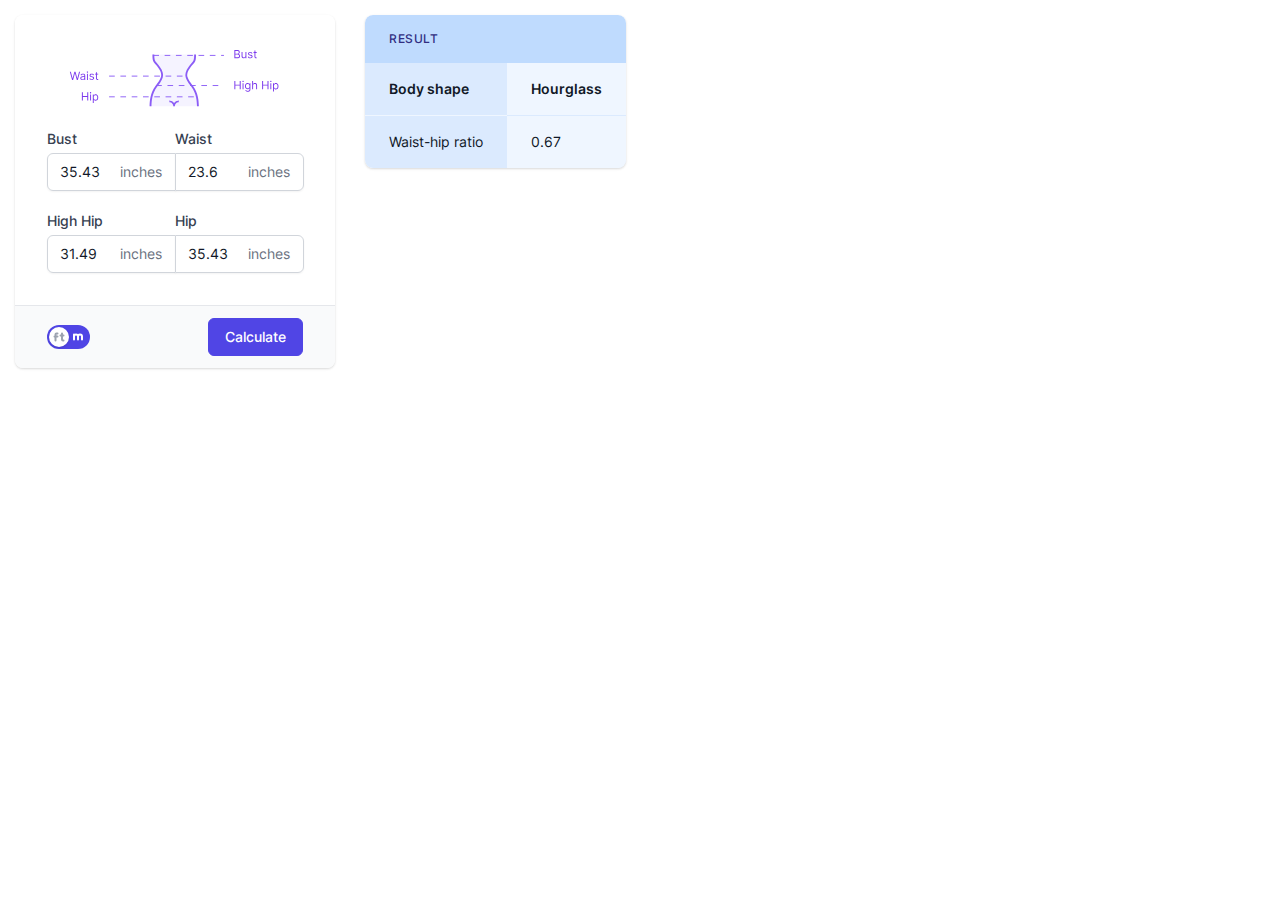
<file: body-type-calculator-master/index.html>
<!DOCTYPE html>
<html lang="en" dir="ltr">
<head>
    <title>Body Type Calculator</title>
    <meta charset="UTF-8" />
    <meta http-equiv="X-UA-Compatible" content="IE=edge" />
    <meta name="viewport" content="width=device-width, initial-scale=1.0, minimum-scale=1.0" />
    <meta name="description" content="Discover your body shape with our easy and accurate body type calculator. Learn how to flatter your unique proportions with our helpful guide.">
    <link rel="preload" href="./assets/fonts/inter-v12-latin-regular.woff2" as="font" crossorigin type="font/woff2">
    <link rel="preload" href="./assets/fonts/inter-v12-latin-500.woff2" as="font" crossorigin type="font/woff2">
    <link rel="preload" href="./assets/fonts/inter-v12-latin-600.woff2" as="font" crossorigin type="font/woff2">
    <link rel="preload" href="./assets/fonts/inter-v12-latin-800.woff2" as="font" crossorigin type="font/woff2">
    <script type="text/javascript">
        window._ = document.getElementById.bind(document);
        window.$ = document.querySelector.bind(document);
        window.$$ = document.querySelectorAll.bind(document);
        window.defaultSystem = "imperial";
        localStorage.setItem("theme", "light");
    </script>
    <link rel="stylesheet" href="./assets/css/main.min.css" />
    <script src="./assets/js/all-calculators.js" defer></script>
</head>
<body style="background-color: transparent !important; min-height: 0 !important">

<div style="width: 100%;">
    <div style="width:350px;float:left;padding: 15px;">
        <div class="calculator-settings">
            <div class="calculator-setting" id="calculator_form">
                <div class="calculator-content col">
                	<div class="calculator-content__geometry">
                		<svg width="272" height="62" viewBox="0 0 272 62" fill="none" xmlns="http://www.w3.org/2000/svg">
                	<path d="M199.057 10V1.27273H202.108C202.716 1.27273 203.217 1.37784 203.612 1.58807C204.007 1.79545 204.301 2.07528 204.494 2.42756C204.688 2.77699 204.784 3.16477 204.784 3.59091C204.784 3.96591 204.717 4.27557 204.584 4.51989C204.453 4.7642 204.28 4.95739 204.064 5.09943C203.851 5.24148 203.619 5.34659 203.369 5.41477V5.5C203.636 5.51705 203.905 5.6108 204.175 5.78125C204.445 5.9517 204.67 6.19602 204.852 6.5142C205.034 6.83239 205.125 7.22159 205.125 7.68182C205.125 8.11932 205.026 8.51278 204.827 8.86222C204.628 9.21165 204.314 9.48864 203.885 9.69318C203.456 9.89773 202.898 10 202.21 10H199.057ZM200.114 9.0625H202.21C202.901 9.0625 203.391 8.92898 203.68 8.66193C203.973 8.39205 204.119 8.06534 204.119 7.68182C204.119 7.38636 204.044 7.11364 203.893 6.86364C203.743 6.6108 203.528 6.40909 203.25 6.25852C202.972 6.10511 202.642 6.02841 202.261 6.02841H200.114V9.0625ZM200.114 5.10795H202.074C202.392 5.10795 202.679 5.04545 202.935 4.92045C203.193 4.79545 203.398 4.61932 203.548 4.39205C203.702 4.16477 203.778 3.89773 203.778 3.59091C203.778 3.20739 203.645 2.8821 203.378 2.61506C203.111 2.34517 202.688 2.21023 202.108 2.21023H200.114V5.10795ZM210.85 7.32386V3.45455H211.856V10H210.85V8.89205H210.782C210.629 9.22443 210.39 9.5071 210.066 9.74006C209.742 9.97017 209.333 10.0852 208.839 10.0852C208.43 10.0852 208.066 9.99574 207.748 9.81676C207.43 9.63494 207.18 9.36222 206.998 8.99858C206.816 8.6321 206.725 8.17045 206.725 7.61364V3.45455H207.731V7.54545C207.731 8.02273 207.864 8.40341 208.131 8.6875C208.401 8.97159 208.745 9.11364 209.163 9.11364C209.413 9.11364 209.667 9.04972 209.925 8.92188C210.187 8.79403 210.406 8.59801 210.582 8.33381C210.761 8.0696 210.85 7.73295 210.85 7.32386ZM218.334 4.92045L217.431 5.17614C217.374 5.02557 217.29 4.87926 217.179 4.73722C217.071 4.59233 216.924 4.47301 216.736 4.37926C216.549 4.28551 216.309 4.23864 216.016 4.23864C215.615 4.23864 215.282 4.33097 215.015 4.51562C214.75 4.69744 214.618 4.92898 214.618 5.21023C214.618 5.46023 214.709 5.65767 214.891 5.80256C215.073 5.94744 215.357 6.06818 215.743 6.16477L216.715 6.40341C217.3 6.54545 217.736 6.76278 218.023 7.0554C218.31 7.34517 218.453 7.71875 218.453 8.17614C218.453 8.55114 218.346 8.88636 218.13 9.18182C217.917 9.47727 217.618 9.71023 217.235 9.88068C216.851 10.0511 216.405 10.1364 215.897 10.1364C215.229 10.1364 214.676 9.99148 214.239 9.7017C213.801 9.41193 213.525 8.98864 213.408 8.43182L214.363 8.19318C214.453 8.54545 214.625 8.80966 214.878 8.9858C215.134 9.16193 215.468 9.25 215.88 9.25C216.348 9.25 216.721 9.15057 216.996 8.9517C217.275 8.75 217.414 8.50852 217.414 8.22727C217.414 8 217.334 7.80966 217.175 7.65625C217.016 7.5 216.772 7.38352 216.442 7.30682L215.351 7.05114C214.752 6.90909 214.311 6.68892 214.03 6.39062C213.752 6.08949 213.613 5.71307 213.613 5.26136C213.613 4.89205 213.716 4.56534 213.924 4.28125C214.134 3.99716 214.419 3.77415 214.78 3.61222C215.144 3.45028 215.556 3.36932 216.016 3.36932C216.664 3.36932 217.172 3.51136 217.542 3.79545C217.914 4.07955 218.178 4.45455 218.334 4.92045ZM222.814 3.45455V4.30682H219.422V3.45455H222.814ZM220.411 1.88636H221.416V8.125C221.416 8.40909 221.457 8.62216 221.54 8.7642C221.625 8.90341 221.733 8.99716 221.864 9.04545C221.997 9.09091 222.138 9.11364 222.286 9.11364C222.396 9.11364 222.487 9.10795 222.558 9.09659C222.629 9.08239 222.686 9.07102 222.729 9.0625L222.933 9.96591C222.865 9.99148 222.77 10.017 222.648 10.0426C222.526 10.071 222.371 10.0852 222.183 10.0852C221.899 10.0852 221.621 10.0241 221.348 9.90199C221.078 9.77983 220.854 9.59375 220.675 9.34375C220.499 9.09375 220.411 8.77841 220.411 8.39773V1.88636Z" fill="#7C3AED" />
                	<path d="M26.642 33L24.2557 24.2727H25.3295L27.1534 31.3807H27.2386L29.0966 24.2727H30.2898L32.1477 31.3807H32.233L34.0568 24.2727H35.1307L32.7443 33H31.6534L29.7273 26.0455H29.6591L27.733 33H26.642ZM37.6278 33.1534C37.2131 33.1534 36.8366 33.0753 36.4986 32.919C36.1605 32.7599 35.892 32.5312 35.6932 32.233C35.4943 31.9318 35.3949 31.5682 35.3949 31.142C35.3949 30.767 35.4688 30.4631 35.6165 30.2301C35.7642 29.9943 35.9616 29.8097 36.2088 29.6761C36.456 29.5426 36.7287 29.4432 37.027 29.3778C37.3281 29.3097 37.6307 29.2557 37.9347 29.2159C38.3324 29.1648 38.6548 29.1264 38.902 29.1009C39.152 29.0724 39.3338 29.0256 39.4474 28.9602C39.5639 28.8949 39.6222 28.7812 39.6222 28.6193V28.5852C39.6222 28.1648 39.5071 27.8381 39.277 27.6051C39.0497 27.3722 38.7045 27.2557 38.2415 27.2557C37.7614 27.2557 37.3849 27.3608 37.1122 27.571C36.8395 27.7812 36.6477 28.0057 36.5369 28.2443L35.5824 27.9034C35.7528 27.5057 35.9801 27.196 36.2642 26.9744C36.5511 26.75 36.8636 26.5937 37.2017 26.5057C37.5426 26.4148 37.8778 26.3693 38.2074 26.3693C38.4176 26.3693 38.6591 26.3949 38.9318 26.446C39.2074 26.4943 39.473 26.5952 39.7287 26.7486C39.9872 26.902 40.2017 27.1335 40.3722 27.4432C40.5426 27.7528 40.6278 28.1676 40.6278 28.6875V33H39.6222V32.1136H39.571C39.5028 32.2557 39.3892 32.4077 39.2301 32.5696C39.071 32.7315 38.8594 32.8693 38.5952 32.983C38.331 33.0966 38.0085 33.1534 37.6278 33.1534ZM37.7812 32.25C38.179 32.25 38.5142 32.1719 38.7869 32.0156C39.0625 31.8594 39.2699 31.6577 39.4091 31.4105C39.5511 31.1634 39.6222 30.9034 39.6222 30.6307V29.7102C39.5795 29.7614 39.4858 29.8082 39.3409 29.8509C39.1989 29.8906 39.0341 29.9261 38.8466 29.9574C38.6619 29.9858 38.4815 30.0114 38.3054 30.0341C38.1321 30.054 37.9915 30.071 37.8835 30.0852C37.6222 30.1193 37.3778 30.1747 37.1506 30.2514C36.9261 30.3253 36.7443 30.4375 36.6051 30.5881C36.4688 30.7358 36.4006 30.9375 36.4006 31.1932C36.4006 31.5426 36.5298 31.8068 36.7884 31.9858C37.0497 32.1619 37.3807 32.25 37.7812 32.25ZM42.4634 33V26.4545H43.4691V33H42.4634ZM42.9748 25.3636C42.7788 25.3636 42.6097 25.2969 42.4677 25.1634C42.3285 25.0298 42.2589 24.8693 42.2589 24.6818C42.2589 24.4943 42.3285 24.3338 42.4677 24.2003C42.6097 24.0668 42.7788 24 42.9748 24C43.1708 24 43.3384 24.0668 43.4776 24.2003C43.6197 24.3338 43.6907 24.4943 43.6907 24.6818C43.6907 24.8693 43.6197 25.0298 43.4776 25.1634C43.3384 25.2969 43.1708 25.3636 42.9748 25.3636ZM49.9474 27.9205L49.044 28.1761C48.9872 28.0256 48.9034 27.8793 48.7926 27.7372C48.6847 27.5923 48.5369 27.473 48.3494 27.3793C48.1619 27.2855 47.9219 27.2386 47.6293 27.2386C47.2287 27.2386 46.8949 27.331 46.6278 27.5156C46.3636 27.6974 46.2315 27.929 46.2315 28.2102C46.2315 28.4602 46.3224 28.6577 46.5043 28.8026C46.6861 28.9474 46.9702 29.0682 47.3565 29.1648L48.3281 29.4034C48.9134 29.5455 49.3494 29.7628 49.6364 30.0554C49.9233 30.3452 50.0668 30.7187 50.0668 31.1761C50.0668 31.5511 49.9588 31.8864 49.7429 32.1818C49.5298 32.4773 49.2315 32.7102 48.848 32.8807C48.4645 33.0511 48.0185 33.1364 47.5099 33.1364C46.8423 33.1364 46.2898 32.9915 45.8523 32.7017C45.4148 32.4119 45.1378 31.9886 45.0213 31.4318L45.9759 31.1932C46.0668 31.5455 46.2386 31.8097 46.4915 31.9858C46.7472 32.1619 47.081 32.25 47.4929 32.25C47.9616 32.25 48.3338 32.1506 48.6094 31.9517C48.8878 31.75 49.027 31.5085 49.027 31.2273C49.027 31 48.9474 30.8097 48.7884 30.6562C48.6293 30.5 48.3849 30.3835 48.0554 30.3068L46.9645 30.0511C46.3651 29.9091 45.9247 29.6889 45.6435 29.3906C45.3651 29.0895 45.2259 28.7131 45.2259 28.2614C45.2259 27.892 45.3295 27.5653 45.5369 27.2812C45.7472 26.9972 46.0327 26.7741 46.3935 26.6122C46.7571 26.4503 47.169 26.3693 47.6293 26.3693C48.277 26.3693 48.7855 26.5114 49.1548 26.7955C49.527 27.0795 49.7912 27.4545 49.9474 27.9205ZM54.4272 26.4545V27.3068H51.0352V26.4545H54.4272ZM52.0238 24.8864H53.0295V31.125C53.0295 31.4091 53.0707 31.6222 53.1531 31.7642C53.2383 31.9034 53.3462 31.9972 53.4769 32.0455C53.6104 32.0909 53.7511 32.1136 53.8988 32.1136C54.0096 32.1136 54.1005 32.108 54.1715 32.0966C54.2425 32.0824 54.2994 32.071 54.342 32.0625L54.5465 32.9659C54.4783 32.9915 54.3832 33.017 54.261 33.0426C54.1388 33.071 53.984 33.0852 53.7965 33.0852C53.5124 33.0852 53.234 33.0241 52.9613 32.902C52.6914 32.7798 52.467 32.5938 52.288 32.3438C52.1119 32.0938 52.0238 31.7784 52.0238 31.3977V24.8864Z" fill="#7C3AED" />
                	<path d="M199.057 43V34.2727H200.114V38.1591H204.767V34.2727H205.824V43H204.767V39.0966H200.114V43H199.057ZM207.803 43V36.4545H208.809V43H207.803ZM208.315 35.3636C208.119 35.3636 207.95 35.2969 207.808 35.1634C207.668 35.0298 207.599 34.8693 207.599 34.6818C207.599 34.4943 207.668 34.3338 207.808 34.2003C207.95 34.0668 208.119 34 208.315 34C208.511 34 208.678 34.0668 208.817 34.2003C208.96 34.3338 209.031 34.4943 209.031 34.6818C209.031 34.8693 208.96 35.0298 208.817 35.1634C208.678 35.2969 208.511 35.3636 208.315 35.3636ZM213.293 45.5909C212.807 45.5909 212.39 45.5284 212.04 45.4034C211.691 45.2812 211.4 45.1193 211.167 44.9176C210.936 44.7188 210.753 44.5057 210.617 44.2784L211.418 43.7159C211.509 43.8352 211.624 43.9716 211.763 44.125C211.902 44.2812 212.093 44.4162 212.334 44.5298C212.578 44.6463 212.898 44.7045 213.293 44.7045C213.821 44.7045 214.257 44.5767 214.601 44.321C214.945 44.0653 215.117 43.6648 215.117 43.1193V41.7898H215.032C214.958 41.9091 214.853 42.0568 214.716 42.233C214.583 42.4062 214.39 42.5611 214.137 42.6974C213.887 42.831 213.549 42.8977 213.123 42.8977C212.594 42.8977 212.12 42.7727 211.699 42.5227C211.282 42.2727 210.951 41.9091 210.706 41.4318C210.465 40.9545 210.344 40.375 210.344 39.6932C210.344 39.0227 210.462 38.4389 210.698 37.9418C210.934 37.4418 211.262 37.0554 211.682 36.7827C212.103 36.5071 212.588 36.3693 213.14 36.3693C213.566 36.3693 213.904 36.4403 214.154 36.5824C214.407 36.7216 214.6 36.8807 214.733 37.0597C214.87 37.2358 214.975 37.3807 215.049 37.4943H215.151V36.4545H216.123V43.1875C216.123 43.75 215.995 44.2074 215.739 44.5597C215.486 44.9148 215.145 45.1747 214.716 45.3395C214.29 45.5071 213.816 45.5909 213.293 45.5909ZM213.259 41.9943C213.662 41.9943 214.003 41.902 214.282 41.7173C214.56 41.5327 214.772 41.267 214.917 40.9205C215.061 40.5739 215.134 40.1591 215.134 39.6761C215.134 39.2045 215.063 38.7884 214.921 38.4276C214.779 38.0668 214.569 37.7841 214.29 37.5795C214.012 37.375 213.668 37.2727 213.259 37.2727C212.833 37.2727 212.478 37.3807 212.194 37.5966C211.912 37.8125 211.701 38.1023 211.559 38.4659C211.419 38.8295 211.35 39.233 211.35 39.6761C211.35 40.1307 211.421 40.5327 211.563 40.8821C211.708 41.2287 211.921 41.5014 212.202 41.7003C212.486 41.8963 212.838 41.9943 213.259 41.9943ZM218.969 39.0625V43H217.963V34.2727H218.969V37.4773H219.054C219.208 37.1392 219.438 36.8707 219.745 36.6719C220.054 36.4702 220.466 36.3693 220.98 36.3693C221.426 36.3693 221.817 36.4588 222.152 36.6378C222.488 36.8139 222.748 37.0852 222.932 37.4517C223.12 37.8153 223.213 38.2784 223.213 38.8409V43H222.208V38.9091C222.208 38.3892 222.073 37.9872 221.803 37.7031C221.536 37.4162 221.165 37.2727 220.691 37.2727C220.361 37.2727 220.066 37.3423 219.804 37.4815C219.546 37.6207 219.341 37.8239 219.191 38.0909C219.043 38.358 218.969 38.6818 218.969 39.0625ZM228.565 43V34.2727H229.621V38.1591H234.275V34.2727H235.332V43H234.275V39.0966H229.621V43H228.565ZM237.311 43V36.4545H238.317V43H237.311ZM237.822 35.3636C237.626 35.3636 237.457 35.2969 237.315 35.1634C237.176 35.0298 237.107 34.8693 237.107 34.6818C237.107 34.4943 237.176 34.3338 237.315 34.2003C237.457 34.0668 237.626 34 237.822 34C238.018 34 238.186 34.0668 238.325 34.2003C238.467 34.3338 238.538 34.4943 238.538 34.6818C238.538 34.8693 238.467 35.0298 238.325 35.1634C238.186 35.2969 238.018 35.3636 237.822 35.3636ZM240.159 45.4545V36.4545H241.13V37.4943H241.25C241.324 37.3807 241.426 37.2358 241.556 37.0597C241.69 36.8807 241.88 36.7216 242.127 36.5824C242.377 36.4403 242.716 36.3693 243.142 36.3693C243.693 36.3693 244.179 36.5071 244.599 36.7827C245.02 37.0582 245.348 37.4489 245.583 37.9545C245.819 38.4602 245.937 39.0568 245.937 39.7443C245.937 40.4375 245.819 41.0384 245.583 41.5469C245.348 42.0526 245.021 42.4446 244.603 42.723C244.186 42.9986 243.704 43.1364 243.159 43.1364C242.738 43.1364 242.402 43.0668 242.149 42.9276C241.896 42.7855 241.701 42.625 241.565 42.446C241.429 42.2642 241.324 42.1136 241.25 41.9943H241.164V45.4545H240.159ZM241.147 39.7273C241.147 40.2216 241.22 40.6577 241.365 41.0355C241.51 41.4105 241.721 41.7045 242 41.9176C242.278 42.1278 242.619 42.233 243.022 42.233C243.443 42.233 243.794 42.1222 244.075 41.9006C244.359 41.6761 244.572 41.375 244.714 40.9972C244.859 40.6165 244.931 40.1932 244.931 39.7273C244.931 39.267 244.86 38.8523 244.718 38.483C244.579 38.1108 244.368 37.8168 244.083 37.6009C243.802 37.3821 243.449 37.2727 243.022 37.2727C242.613 37.2727 242.27 37.3764 241.991 37.5838C241.713 37.7884 241.502 38.0753 241.36 38.4446C241.218 38.8111 241.147 39.2386 241.147 39.7273Z" fill="#7C3AED" />
                	<path d="M37.0568 55V46.2727H38.1136V50.1591H42.767V46.2727H43.8239V55H42.767V51.0966H38.1136V55H37.0568ZM45.8033 55V48.4545H46.8089V55H45.8033ZM46.3146 47.3636C46.1186 47.3636 45.9496 47.2969 45.8075 47.1634C45.6683 47.0298 45.5987 46.8693 45.5987 46.6818C45.5987 46.4943 45.6683 46.3338 45.8075 46.2003C45.9496 46.0668 46.1186 46 46.3146 46C46.5107 46 46.6783 46.0668 46.8175 46.2003C46.9595 46.3338 47.0305 46.4943 47.0305 46.6818C47.0305 46.8693 46.9595 47.0298 46.8175 47.1634C46.6783 47.2969 46.5107 47.3636 46.3146 47.3636ZM48.6509 57.4545V48.4545H49.6225V49.4943H49.7418C49.8157 49.3807 49.918 49.2358 50.0487 49.0597C50.1822 48.8807 50.3725 48.7216 50.6197 48.5824C50.8697 48.4403 51.2077 48.3693 51.6339 48.3693C52.185 48.3693 52.6708 48.5071 53.0913 48.7827C53.5117 49.0582 53.8398 49.4489 54.0756 49.9545C54.3114 50.4602 54.4293 51.0568 54.4293 51.7443C54.4293 52.4375 54.3114 53.0384 54.0756 53.5469C53.8398 54.0526 53.5131 54.4446 53.0955 54.723C52.6779 54.9986 52.1964 55.1364 51.6509 55.1364C51.2305 55.1364 50.8938 55.0668 50.641 54.9276C50.3881 54.7855 50.1935 54.625 50.0572 54.446C49.9208 54.2642 49.8157 54.1136 49.7418 53.9943H49.6566V57.4545H48.6509ZM49.6396 51.7273C49.6396 52.2216 49.712 52.6577 49.8569 53.0355C50.0018 53.4105 50.2134 53.7045 50.4918 53.9176C50.7702 54.1278 51.1112 54.233 51.5146 54.233C51.935 54.233 52.2859 54.1222 52.5671 53.9006C52.8512 53.6761 53.0643 53.375 53.2063 52.9972C53.3512 52.6165 53.4237 52.1932 53.4237 51.7273C53.4237 51.267 53.3526 50.8523 53.2106 50.483C53.0714 50.1108 52.8597 49.8168 52.5756 49.6009C52.2944 49.3821 51.9407 49.2727 51.5146 49.2727C51.1055 49.2727 50.7617 49.3764 50.4833 49.5838C50.2049 49.7884 49.9947 50.0753 49.8526 50.4446C49.7106 50.8111 49.6396 51.2386 49.6396 51.7273Z" fill="#7C3AED" />
                	<path fill-rule="evenodd" clip-rule="evenodd" d="M110 61C110.167 55.5 110.5 47.5 116 40C116.396 39.4598 116.785 38.9377 117.162 38.4306C122.022 31.8978 125.032 27.8517 119 19.5C117.77 17.7975 116.765 16.6895 115.953 15.7945C113.792 13.4139 113 12.5409 113 6H135H135.5H157.5C157.5 12.5409 156.708 13.4139 154.547 15.7945C153.735 16.6895 152.73 17.7975 151.5 19.5C145.468 27.8517 148.478 31.8978 153.338 38.4306C153.715 38.9377 154.104 39.4598 154.5 40C160 47.5 160.333 55.5 160.5 61H135.5H135H110Z" fill="#F5F3FF" />
                	<path fill-rule="evenodd" clip-rule="evenodd" d="M119.811 18.9145C118.655 17.314 117.69 16.2231 116.905 15.3566L116.707 15.1372C116.015 14.3742 115.533 13.8427 115.156 13.2511C114.387 12.0446 114 10.4904 114 6H112C112 10.5096 112.363 12.59 113.469 14.3259C113.943 15.0692 114.543 15.7303 115.204 16.458L115.204 16.458C115.276 16.5374 115.349 16.6175 115.423 16.6987C116.185 17.5413 117.095 18.5706 118.189 20.0855C121.334 24.4391 121.8 27.3729 121.038 30.0378C120.642 31.4241 119.895 32.8085 118.871 34.3437C118.141 35.4389 117.301 36.5683 116.376 37.8114L116.376 37.8117L116.375 37.8125C115.995 38.3235 115.601 38.8537 115.194 39.4086C109.496 47.1781 109.167 55.4601 109 60.9697L111 61.0303C111.166 55.5399 111.504 47.8219 116.806 40.5914C117.191 40.067 117.572 39.5544 117.945 39.0527L117.946 39.0524L117.948 39.0497L117.948 39.0497C118.887 37.7874 119.775 36.5938 120.535 35.4531C121.605 33.8477 122.483 32.2634 122.962 30.5872C123.95 27.1271 123.166 23.5609 119.811 18.9145ZM150.548 18.9145C151.704 17.314 152.669 16.2231 153.453 15.3566L153.652 15.1372C154.344 14.3742 154.826 13.8427 155.203 13.2511C155.972 12.0446 156.359 10.4904 156.359 6H158.359C158.359 10.5096 157.996 12.59 156.889 14.3259C156.416 15.0692 155.815 15.7303 155.154 16.458L155.154 16.458C155.082 16.5374 155.009 16.6175 154.936 16.6987C154.173 17.5413 153.263 18.5706 152.169 20.0855C149.025 24.4391 148.559 27.3729 149.32 30.0378C149.716 31.4241 150.464 32.8085 151.488 34.3437C152.218 35.4389 153.058 36.5683 153.983 37.8114C154.363 38.3227 154.758 38.8533 155.165 39.4086C160.863 47.1781 161.191 55.4601 161.358 60.9697L159.359 61.0303C159.193 55.5399 158.855 47.8219 153.552 40.5914C153.167 40.0659 152.785 39.5523 152.411 39.0497L152.411 39.0496C151.472 37.7874 150.584 36.5938 149.823 35.4531C148.753 33.8477 147.876 32.2634 147.397 30.5872C146.409 27.1271 147.192 23.5609 150.548 18.9145ZM134.074 60.0624C134.022 59.8367 133.951 59.6152 133.862 59.4003C133.652 58.8931 133.344 58.4323 132.956 58.0441C132.568 57.656 132.107 57.3481 131.6 57.138C131.093 56.9279 130.549 56.8198 130 56.8198V55C130.336 55 130.67 55.0282 131 55.0839C131.444 55.1589 131.878 55.2837 132.296 55.4567C133.024 55.7583 133.685 56.2002 134.243 56.7574C134.526 57.0407 134.78 57.351 135 57.6834C135.22 57.351 135.474 57.0407 135.757 56.7574C136.315 56.2002 136.976 55.7583 137.704 55.4567C138.122 55.2837 138.556 55.1589 139 55.0839C139.33 55.0282 139.664 55 140 55V56.8198C139.451 56.8198 138.907 56.9279 138.4 57.138C137.893 57.3481 137.432 57.656 137.044 58.0441C136.656 58.4323 136.348 58.8931 136.138 59.4003C136.049 59.6152 135.978 59.8367 135.926 60.0624C135.975 60.3718 136 60.6853 136 61H135.82H134.18H134C134 60.6853 134.025 60.3718 134.074 60.0624Z" fill="#8B5CF6" />
                	<path d="M113 7H188" stroke="#8B5CF6" stroke-dasharray="6 6" />
                	<path d="M66 29L145 29" stroke="#8B5CF6" stroke-dasharray="6 6" />
                	<path d="M116 39L188 39" stroke="#8B5CF6" stroke-dasharray="6 6" />
                	<path d="M66 51L159 51" stroke="#8B5CF6" stroke-dasharray="6 6" />
                </svg>
                	</div>
                	<div class="input-wrapper row">
                		<label class="input col ">
                			<p class="input__title">Bust</p>
                			<div class="input-field row">
                				
                				<input type="text" class="input-field__input imperial-system-item" id="bust_imperial" data-target="bust" data-formula="value * 0.393701" value="35.43" onchange="sysnumconv(this)"  />
                				<span class="input-field__hint imperial-system-item">inches</span>
                		
                				
                				<input type="text" class="input-field__input metric-system-item system-item-hidden" id="bust" data-target="bust" data-formula="value / 0.393701" value="90" onchange="sysnumconv(this)"  />
                				<span class="input-field__hint metric-system-item system-item-hidden">cm</span>
                			</div>
                		</label>
                		<label class="input col ">
                			<p class="input__title">Waist</p>
                			<div class="input-field row">
                				
                				<input type="text" class="input-field__input imperial-system-item" id="waist_imperial" data-target="waist" data-formula="value * 0.393701" value="23.6" onchange="sysnumconv(this)"  />
                				<span class="input-field__hint imperial-system-item">inches</span>
                		
                				
                				<input type="text" class="input-field__input metric-system-item system-item-hidden" id="waist" data-target="waist" data-formula="value / 0.393701" value="60" onchange="sysnumconv(this)"  />
                				<span class="input-field__hint metric-system-item system-item-hidden">cm</span>
                			</div>
                		</label>
                	</div>
                	<div class="input-wrapper row">
                		<label class="input col ">
                			<p class="input__title">High Hip</p>
                			<div class="input-field row">
                				
                				<input type="text" class="input-field__input imperial-system-item" id="high_hip_imperial" data-target="high_hip" data-formula="value * 0.393701" value="31.49" onchange="sysnumconv(this)"  />
                				<span class="input-field__hint imperial-system-item">inches</span>
                		
                				
                				<input type="text" class="input-field__input metric-system-item system-item-hidden" id="high_hip" data-target="high_hip" data-formula="value / 0.393701" value="80" onchange="sysnumconv(this)"  />
                				<span class="input-field__hint metric-system-item system-item-hidden">cm</span>
                			</div>
                		</label>
                		<label class="input col ">
                			<p class="input__title">Hip</p>
                			<div class="input-field row">
                				
                				<input type="text" class="input-field__input imperial-system-item" id="hip_imperial" data-target="hip" data-formula="value * 0.393701" value="35.43" onchange="sysnumconv(this)"  />
                				<span class="input-field__hint imperial-system-item">inches</span>
                		
                				
                				<input type="text" class="input-field__input metric-system-item system-item-hidden" id="hip" data-target="hip" data-formula="value / 0.393701" value="90" onchange="sysnumconv(this)"  />
                				<span class="input-field__hint metric-system-item system-item-hidden">cm</span>
                			</div>
                		</label>
                	</div>
                </div>
                <div class="calculator-content calculator-content--gray calculator-content--footer calculator-content--small row  " >
                
                
                		<button class="system-switcher" onclick="toggleSystem(this)">
                			<div class="system-switcher__circle"></div>
                			<svg width="12" height="12" viewBox="0 0 12 12" fill="none" xmlns="http://www.w3.org/2000/svg">
                	<path d="M10.5 9.5H10C9.44772 9.5 9 9.05228 9 8.5V2.5M4.5 2.5H3.5C2.94772 2.5 2.5 2.94772 2.5 3.5L2.5 9.5M7.5 4.5L10.5 4.5M1.5 5.5L4.5 5.5" stroke="white" stroke-width="2" stroke-linecap="round"></path>
                </svg>
                			<svg width="12" height="12" viewBox="0 0 12 12" fill="none" xmlns="http://www.w3.org/2000/svg">
                	<path d="M2 3.5L2 8.5M2 8L2 5.5C2 4.39543 2.89543 3.5 4 3.5C5.10457 3.5 6 4.39543 6 5.5M6 5.5L6 8.5M6 5.5L6 8M6 5.5C6 4.39543 6.89543 3.5 8 3.5C9.10457 3.5 10 4.39543 10 5.5V8.5" stroke="white" stroke-width="2" stroke-linecap="round"></path>
                </svg>
                		</button>
                
                		<script type="text/javascript">
                			$$(".imperial-system-item, .metric-system-item").forEach(function(element, index){
                				element.classList.remove("system-item-hidden");
                			});
                			$$((defaultSystem == "metric") ? ".imperial-system-item" : ".metric-system-item").forEach(function(element, index){
                				element.classList.add("system-item-hidden");
                			});
                			if(defaultSystem == "metric") $('.system-switcher').classList.add('system-switcher--active');
                		</script>
                
                
                	<button class="button button--primary ml-auto" onclick="calculate(this)">Calculate</button>
                </div>
                
                
                
                
                	<script type="text/javascript" src="./assets/js/calculator.js"></script>
            </div>
        </div>
    </div>
    <div style="float:left;padding: 15px; overflow: scroll;">
        <div class="calculator-result calculator-result--error col" id="error-box">
        	<div class="row">
        		<svg width="20" height="20" viewBox="0 0 20 20" fill="none" xmlns="http://www.w3.org/2000/svg">
        	<path fill-rule="evenodd" clip-rule="evenodd" d="M10 18C14.4183 18 18 14.4183 18 10C18 5.58172 14.4183 2 10 2C5.58172 2 2 5.58172 2 10C2 14.4183 5.58172 18 10 18ZM8.70711
        						7.29289C8.31658 6.90237 7.68342 6.90237 7.29289 7.29289C6.90237 7.68342 6.90237 8.31658 7.29289 8.70711L8.58579 10L7.29289 11.2929C6.90237 11.6834 6.90237 12.3166 7.29289
        						12.7071C7.68342 13.0976 8.31658 13.0976 8.70711 12.7071L10 11.4142L11.2929 12.7071C11.6834 13.0976 12.3166 13.0976 12.7071 12.7071C13.0976 12.3166 13.0976 11.6834 12.7071
        						11.2929L11.4142 10L12.7071 8.70711C13.0976 8.31658 13.0976 7.68342 12.7071 7.29289C12.3166 6.90237 11.6834 6.90237 11.2929 7.29289L10 8.58579L8.70711 7.29289Z" fill="#F87171" class="dark:fill-red-200"></path>
        </svg>
        		<p class="calculator-error__title">There was an error with your calculation.</p>
        	</div>
        	<div class="col" id="error-list">
        	</div>
        </div>        <span id="calculator_result"><div class="calculator-result col">
	<div class="result-table__wrapper" id="table-result">
		<table class="result-table">
			<thead class="dark">
				<tr>
					<th class="indigo dark" colspan="2">Result</th>
				</tr>
			</thead>
			<tbody>
				<tr>
					<th class="semibold">Body shape</th>
					<td class="semibold" id="body_type">Hourglass</td>
				</tr>
				<tr>
					<th>Waist-hip ratio</th>
					<td id="result">0.67</td>
				</tr>
			</tbody>
		</table>
	</div>
</div>
</span>
    </div>
</div>

<script async src="./assets/js/lib/math.min.js"></script>
<script defer src="./assets/js/functions.js"></script>

</body>
</html>
</file>
<file: body-type-calculator-master/assets/css/main.min.css>
@font-face {
  font-family: "Inter";
  font-style: normal;
  font-weight: 400;
  font-display: swap;
  src: url("../fonts/inter-v12-latin-regular.eot");
  src: local(""), url("../fonts/inter-v12-latin-regular.eot?#iefix") format("embedded-opentype"), url("../fonts/inter-v12-latin-regular.woff2") format("woff2"), url("../fonts/inter-v12-latin-regular.woff") format("woff"), url("../fonts/inter-v12-latin-regular.ttf") format("truetype"), url("../fonts/inter-v12-latin-regular.svg#Inter") format("svg");
}
@font-face {
  font-family: "Inter";
  font-style: normal;
  font-weight: 500;
  font-display: swap;
  src: url("../fonts/inter-v12-latin-500.eot");
  src: local(""), url("../fonts/inter-v12-latin-500.eot?#iefix") format("embedded-opentype"), url("../fonts/inter-v12-latin-500.woff2") format("woff2"), url("../fonts/inter-v12-latin-500.woff") format("woff"), url("../fonts/inter-v12-latin-500.ttf") format("truetype"), url("../fonts/inter-v12-latin-500.svg#Inter") format("svg");
}
@font-face {
  font-family: "Inter";
  font-style: normal;
  font-weight: 600;
  font-display: swap;
  src: url("../fonts/inter-v12-latin-600.eot");
  src: local(""), url("../fonts/inter-v12-latin-600.eot?#iefix") format("embedded-opentype"), url("../fonts/inter-v12-latin-600.woff2") format("woff2"), url("../fonts/inter-v12-latin-600.woff") format("woff"), url("../fonts/inter-v12-latin-600.ttf") format("truetype"), url("../fonts/inter-v12-latin-600.svg#Inter") format("svg");
}
@font-face {
  font-family: "Inter";
  font-style: normal;
  font-weight: 800;
  font-display: swap;
  src: url("../fonts/inter-v12-latin-800.eot");
  src: local(""), url("../fonts/inter-v12-latin-800.eot?#iefix") format("embedded-opentype"), url("../fonts/inter-v12-latin-800.woff2") format("woff2"), url("../fonts/inter-v12-latin-800.woff") format("woff"), url("../fonts/inter-v12-latin-800.ttf") format("truetype"), url("../fonts/inter-v12-latin-800.svg#Inter") format("svg");
}
* {
  font-family: "Inter", sans-serif;
  -webkit-font-smoothing: antialiased;
  -moz-osx-font-smoothing: grayscale;
  text-rendering: optimizeSpeed;
}

h1, h2, h3, h4, h5, h6, p {
  margin: 0;
  padding: 0;
  font-weight: 400;
}

.input-field {
  width: 100%;
  gap: 8px;
  padding: 9px 13px;
  position: relative;
  background-color: white;
}
.input-field::after {
  box-shadow: 0px 1px 2px 0px rgba(0, 0, 0, 0.0509803922);
  content: "";
  display: block;
  border: 1px solid #D1D5DB;
  width: calc(100% - 1px);
  height: calc(100% - 2px);
  position: absolute;
  left: 0;
  top: 0;
  pointer-events: none;
  transition: 0.3s ease;
}
.input-field:focus-within::after {
  border-color: #A5B4FC;
  z-index: 1;
}
.input-field__input {
  width: 100%;
  font-size: 14px;
  line-height: 20px;
  font-weight: 400;
  color: #111827;
}
.input-field__input--full {
  font-size: 1.125rem;
  line-height: 1.75rem;
}
.input-field__input--textarea {
  resize: none;
  height: auto;
  overflow: hidden;
  max-height: 180px;
}
.input-field__input--ratio {
  --width: 1ch;
  max-width: calc(50% - 4px);
  width: var(--width);
}
.input-field__text {
  width: 100%;
  overflow: hidden;
  text-overflow: ellipsis;
  white-space: nowrap;
  font-size: 0.875rem;
  line-height: 1.25rem;
  color: #111827;
  text-align: left;
}
.input-field__hint {
  font-size: 14px;
  line-height: 20px;
  font-weight: 400;
  color: #6B7280;
  white-space: nowrap;
}
.input-field__hint sub, .input-field__hint sup {
  font-size: 75%;
  line-height: 0;
  position: relative;
  vertical-align: baseline;
}
.input-field__hint sub {
  bottom: -0.25em;
}
.input-field__hint sup {
  top: -0.25em;
}
.input-field__scroll {
  overflow: auto;
  display: flex;
  flex-direction: column;
}
.input-field__scroll::-webkit-scrollbar {
  width: 0;
  height: 0;
}
.input-field path[stroke-width],
.input-field path[stroke] {
  stroke: #9CA3AF;
}
.input-field path[fill] {
  fill: #9CA3AF;
}
.input-field svg {
  min-width: 20px;
  min-height: 20px;
  pointer-events: none;
}
.input-field--separator {
  display: flex;
  align-items: center;
  max-height: 38px;
  height: 38px;
  max-width: 52px;
  background-color: #F9FAFB;
  justify-content: center;
  color: #6B7280;
  width: auto;
  font-size: 14px;
}
.input-field--separator-colon {
  font-size: 1.5rem;
  line-height: 1rem;
  padding-bottom: 9px;
  padding-top: 5px;
}
.input-field--separator-sky {
  background: #EEF2FF;
}
.input-field--separator-sky::after {
  border-color: #C3D0FA;
}
.input-field--separator-sky path[stroke] {
  stroke: #4338CA;
}
.input-field--error {
  z-index: 1;
}
.input-field--error::after {
  border-color: #F87171;
}
.input-field--error > .input-field__input {
  color: #F87171;
}
.input-field--error > .input-field__input::-moz-placeholder {
  color: #F87171;
}
.input-field--error > .input-field__input::placeholder {
  color: #F87171;
}
.input-field--clear {
  width: 38px;
  height: 38px;
  padding: 0;
  display: flex;
  align-items: center;
  justify-content: center;
  cursor: pointer;
  background: #F9FAFB;
}
.input-field--clear:disabled path {
  fill: #E5E7EB;
}
.input-field--height .imperial-system-item:first-child {
  max-width: 8px;
}
.input-field--fraction .input-field__input {
  text-align: center;
}
.input-field--fraction .input-field__input:first-child {
  padding-bottom: 8px;
  border-bottom: 1px solid #374151;
}
.input-field--mixed .input-field__input {
  text-align: center;
}
.input-field--mixed .col {
  max-width: 33px;
  gap: 8px;
}
.input-field--mixed .col > .input-field__input:first-child {
  padding-bottom: 8px;
  border-bottom: 1px solid #374151;
}
.input-field--mixed-only {
  justify-content: center;
}
.input-field--mixed-only .input-field__input {
  --fontStep: 12px;
  --maxWidth: var(--fontStep);
  max-width: var(--maxWidth);
  min-width: 12px;
  width: auto;
}
.input-field--mixed-only .col {
  align-items: center;
}
.input-field--mixed-only .col .input-field__input:first-child {
  max-width: 100%;
}
.input-field--gray {
  background: #F3F4F6;
}
.input-field--ratio {
  gap: 2px;
}
.input-field--border-radius-bl-none {
  border-bottom-left-radius: 0 !important;
}
.input-field--border-radius-bl-none::after {
  border-bottom-left-radius: 0 !important;
}
.input-field--border-radius-br-none {
  border-bottom-right-radius: 0 !important;
}
.input-field--border-radius-br-none::after {
  border-bottom-right-radius: 0 !important;
}
.input-field--border-radius-tl-none {
  border-top-left-radius: 0 !important;
}
.input-field--border-radius-tl-none::after {
  border-top-left-radius: 0 !important;
}
.input-field--border-radius-tr-none {
  border-top-right-radius: 0 !important;
}
.input-field--border-radius-tr-none::after {
  border-top-right-radius: 0 !important;
}
.input-field--buttons {
  flex-direction: column;
  padding: 4px 0px;
  margin-top: -1px;
  max-height: 188px;
  gap: 0px;
}
.input-field--full {
  height: 100%;
  min-height: 75px;
  text-align: center;
}
.input-field--full > .input-field__input--full {
  text-align: center;
}
html[dir=rtl] .input-field__text {
  text-align: right;
}
html.dark .input-field {
  background-color: #374151;
}
html.dark .input-field::after {
  border-color: #4B5563;
}
html.dark .input-field:focus-within::after {
  border-color: #A5B4FC;
  z-index: 1;
}
html.dark .input-field__input, html.dark .input-field__text {
  color: white;
}
html.dark .input-field__input::-moz-placeholder, html.dark .input-field__text::-moz-placeholder {
  color: #6B7280;
}
html.dark .input-field__input::placeholder, html.dark .input-field__text::placeholder {
  color: #6B7280;
}
html.dark .input-field--error::after {
  border-color: #EF4444;
}
html.dark .input-field--error > html.dark .input-field__input {
  color: #EF4444;
}
html.dark .input-field--error > html.dark .input-field__input::-moz-placeholder {
  color: #EF4444;
}
html.dark .input-field--error > html.dark .input-field__input::placeholder {
  color: #EF4444;
}
html.dark .input-field--fraction .input-field__input {
  border-color: #4B5563;
}
html.dark .input-field--mixed .input-field__input {
  border-color: #6B7280;
}
html.dark .input-field--mixed .col > .input-field__input:first-child {
  border-color: #6B7280;
}

.input-hints__hint {
  color: #6B7280;
  font-size: 12px;
  font-weight: 400;
  line-height: 16px;
}
.input-hints__hint:not(.input-hints__hint--comma) {
  cursor: pointer;
}
.input-hints__hint:not(.input-hints__hint--comma):hover {
  color: #111827;
}
.input-hints__hint--comma {
  -webkit-user-select: none;
     -moz-user-select: none;
          user-select: none;
  margin-right: 2px;
}
html.dark .input-hints__hint {
  color: #6B7280;
}
html.dark .input-hints__hint:not(html.dark .input-hints__hint--comma) {
  cursor: pointer;
}
html.dark .input-hints__hint:not(html.dark .input-hints__hint--comma):hover {
  color: #D1D5DB;
}

.input-wrapper {
  align-items: flex-end;
}
.input-wrapper .row {
  width: 100%;
}
.input-wrapper--none-title .input {
  padding-top: 0;
}
.input-wrapper--holidays .input:first-child {
  max-width: 100%;
}
.input-wrapper--holidays .input:nth-child(2),
.input-wrapper--holidays .input:nth-child(3) {
  max-width: 55px;
}
.input-wrapper--holidays .input:nth-child(4) {
  max-width: 38px;
}
.input-wrapper--grade .input:first-child {
  max-width: 100%;
}
.input-wrapper--grade .input:nth-child(2) {
  max-width: 62px;
}
.input-wrapper--grade .input:nth-child(3) {
  max-width: 69px;
}
.input-wrapper--grade .input:nth-child(4) {
  max-width: 38px;
}
.input-wrapper--gpa .input:first-child {
  max-width: 100%;
}
.input-wrapper--gpa .input:nth-child(2) {
  max-width: 55px;
}
.input-wrapper--gpa .input:nth-child(3), .input-wrapper--gpa .input:nth-child(4), .input-wrapper--gpa .input:nth-child(5) {
  max-width: 76px;
}
.input-wrapper--gpa .input:last-child {
  max-width: 38px;
}
.input-wrapper--work-hours-calculator {
  gap: 0.25rem;
}
.input-wrapper--work-hours-calculator .input:first-child,
.input-wrapper--work-hours-calculator .input:nth-child(2) {
  max-width: 100%;
  width: 100%;
}
.input-wrapper--work-hours-calculator .input:nth-child(3) {
  max-width: 64px;
}
.input-wrapper--work-hours-calculator .input:nth-child(4) {
  max-width: 38px;
}
.input-wrapper--square {
  display: flex;
  gap: 8px;
  align-items: center;
}
.input-wrapper--square > .input-field__hint {
  color: #111827;
}
html.dark .input-wrapper--square > .input-field__hint {
  color: white;
}
.input-wrapper--square .input-field {
  border-radius: 0 !important;
  padding: 8px 12px;
  background: #F9FAFB;
}
.input-wrapper--square .input-field::after {
  border-radius: 0 !important;
  border: 0;
  box-shadow: none;
  border-bottom: 1px solid #D1D5DB;
  width: 100%;
  left: 0;
}
.input-wrapper--stretch {
  align-items: stretch;
}
.input-wrapper--separator .input {
  max-width: calc(50% - 19px);
}
.input-wrapper.disabled {
  opacity: 0.3;
  pointer-events: none;
}

.input {
  gap: 4px;
  width: 100%;
  position: relative;
}
.input:first-child .input-field,
.input:first-child .button-switcher {
  border-top-left-radius: 6px;
  border-bottom-left-radius: 6px;
}
.input:first-child .input-field::after,
.input:first-child .button-switcher::after {
  border-top-left-radius: 6px;
  border-bottom-left-radius: 6px;
}
.input:last-child .input-field,
.input:last-child .button-switcher {
  border-top-right-radius: 6px;
  border-bottom-right-radius: 6px;
}
.input:last-child .input-field::after,
.input:last-child .button-switcher::after {
  border-top-right-radius: 6px;
  border-bottom-right-radius: 6px;
}
.input.disabled, .input .disabled {
  opacity: 0.3;
  pointer-events: none;
}
.input.input-field--pointer-events-none {
  pointer-events: none;
}
.input__title {
  left: 0;
  top: 0;
  position: relative;
  color: #374151;
  font-size: 14px;
  font-weight: 500;
  line-height: 20px;
  min-height: 20px;
  white-space: nowrap;
  width: 0;
}
.input__title--work-hours-calculator {
  position: relative;
  color: #5045E5;
}
.input--abv {
  max-width: 62px;
}
.input--separator {
  max-width: 52px;
  width: auto;
  min-width: 38px;
}
.input--full {
  height: 100%;
  min-height: 75px;
}
html[dir=rtl] .input:first-child .input-field,
html[dir=rtl] .input:first-child .button-switcher {
  border-top-right-radius: 6px;
  border-bottom-right-radius: 6px;
}
html[dir=rtl] .input:first-child .input-field::after,
html[dir=rtl] .input:first-child .button-switcher::after {
  border-top-right-radius: 6px;
  border-bottom-right-radius: 6px;
}
html[dir=rtl] .input:last-child .input-field,
html[dir=rtl] .input:last-child .button-switcher {
  border-top-left-radius: 6px;
  border-bottom-left-radius: 6px;
}
html[dir=rtl] .input:last-child .input-field::after,
html[dir=rtl] .input:last-child .button-switcher::after {
  border-top-left-radius: 6px;
  border-bottom-left-radius: 6px;
}
html[dir=rtl] .input__title {
  left: auto;
  right: 0;
}
html.dark .input__title {
  color: #D1D5DB;
}
html.dark .input__title--work-hours-calculator {
  color: #5045E5;
}

.system-item-hidden,
.hidden {
  display: none !important;
  display: none !important;
}

.input-button {
  font-size: 0.875rem;
  line-height: 1.25rem;
  padding: 0.5rem 1rem;
  text-align: left;
}
.input-button.selected {
  font-weight: 600;
}
.input-button:hover {
  background: #F3F4F6;
}
html.dark .input-button {
  color: white;
}
html.dark .input-button:hover {
  background: #4B5563;
}

.checkbox {
  position: relative;
  display: flex;
  align-items: center;
  gap: 12px;
  cursor: pointer;
}
.checkbox__input {
  position: absolute;
  width: 0;
  height: 0;
  opacity: 0;
}
.checkbox__box {
  position: relative;
  background-color: #E5E7EB;
  min-width: 44px;
  width: 44px;
  max-width: 44px;
  height: 24px;
  border-radius: 12px;
  transition: 0.3s ease;
}
.checkbox__box::after {
  content: "";
  transition: 0.3s ease;
  display: block;
  background-color: white;
  border-radius: 50%;
  box-shadow: 0px 1px 2px 0px rgba(0, 0, 0, 0.06), 0px 1px 3px 0px rgba(0, 0, 0, 0.1);
  position: absolute;
  left: 2px;
  top: 2px;
  width: 20px;
  height: 20px;
}
.checkbox__title {
  font-size: 0.875rem;
  line-height: 1.25rem;
  color: #374151;
}
.checkbox__input:checked + .checkbox__box {
  background-color: #5045E5;
}
.checkbox__input:checked + .checkbox__box::after {
  left: 22px;
}
html[dir=rtl] .checkbox__box::after {
  left: auto;
  right: 2px;
}
html[dir=rtl] .checkbox__input:checked + html[dir=rtl] .checkbox__box {
  left: auto;
  right: 22px;
}
html.dark .checkbox__box {
  background-color: #4B5563;
}
html.dark .checkbox__title {
  color: #D1D5DB;
}

.dropdown-wrapper {
  position: relative;
}
.dropdown-wrapper--active .dropdown-content {
  max-height: 238px;
  padding-top: 0.25rem;
  padding-bottom: 0.25rem;
  border-top-width: 1px;
  border-bottom-width: 1px;
}
.dropdown-wrapper .input-field {
  padding: 0;
}
.dropdown-wrapper .input-field__text {
  padding: 9px 33px 9px 13px;
  -webkit-appearance: none;
     -moz-appearance: none;
          appearance: none;
}
.dropdown-wrapper .input-field__text--icon {
  display: flex;
  align-items: center;
  gap: 0.5rem;
}
.dropdown-wrapper .input-field__text--icon svg {
  width: 20px;
  height: 20px;
}
.dropdown-wrapper .input-field::before {
  content: "";
  position: absolute;
  right: 13px;
  top: 9px;
  display: block;
  width: 20px;
  height: 20px;
  pointer-events: none;
  background-image: url("data:image/svg+xml,%3Csvg width='20' height='20' viewBox='0 0 20 20' fill='none' xmlns='http://www.w3.org/2000/svg'%3E%3Cpath fill-rule='evenodd' clip-rule='evenodd' d='M5.29289 7.29289C5.68342 6.90237 6.31658 6.90237 6.7071 7.29289L9.99999 10.5858L13.2929 7.29289C13.6834 6.90237 14.3166 6.90237 14.7071 7.29289C15.0976 7.68342 15.0976 8.31658 14.7071 8.70711L10.7071 12.7071C10.3166 13.0976 9.68341 13.0976 9.29289 12.7071L5.29289 8.70711C4.90237 8.31658 4.90237 7.68342 5.29289 7.29289Z' fill='%239CA3AF'%3E%3C/path%3E%3C/svg%3E");
}
.dropdown-wrapper select {
  cursor: pointer;
}

.dropdown-content {
  position: absolute;
  top: 100%;
  z-index: 20;
  min-width: calc(100% + 1px);
  max-height: 0;
  overflow-y: auto;
  overflow-x: hidden;
  border-radius: 0.375rem;
  border: 1px solid #D1D5DB;
  border-top-width: 0;
  border-bottom-width: 0;
  background-color: white;
  box-shadow: 0 10px 15px -3px rgba(0, 0, 0, 0.1), 0 4px 6px -4px rgba(0, 0, 0, 0.1);
  transition: 0.15s linear;
}
html.dark .dropdown-content {
  background-color: #374151;
  border-color: #4B5563;
}

.dropdown-select {
  display: flex;
  width: 100%;
  cursor: pointer;
  white-space: nowrap;
  padding-left: 1rem;
  padding-right: 1rem;
  padding-top: 0.5rem;
  padding-bottom: 0.5rem;
  font-size: 0.875rem;
  line-height: 1.25rem;
  color: #6B7280;
  transition: 0.15s linear;
  align-items: center;
  gap: 0.5rem;
}
.dropdown-select:hover {
  background-color: #F3F4F6;
}
.dropdown-select--selected {
  font-weight: 600;
  color: #111827;
}
html.dark .dropdown-select {
  color: white;
  background-color: #374151;
}
html.dark .dropdown-select:hover {
  background-color: #4B5563;
}

input[type=number]::-webkit-outer-spin-button,
input[type=number]::-webkit-inner-spin-button {
  -webkit-appearance: none;
  margin: 0;
}

input[type=number] {
  -moz-appearance: textfield;
}

.modal-menu {
  right: -100%;
  transition: right 0.3s;
  height: 100%;
  position: fixed;
  top: 0;
  z-index: 50;
  display: flex;
  flex-direction: column;
  max-width: 272px;
  width: 100%;
  background: white;
}
.modal-menu__nav {
  gap: 0.25rem;
  padding: 1rem 0.5rem;
}
.modal-menu__link {
  padding: 0.5rem 0.75rem;
  font-size: 1rem;
  line-height: 1.5rem;
  font-weight: 500;
  color: #374151;
}
.modal-menu__header {
  display: flex;
  justify-content: space-between;
  width: 100%;
  padding: 1rem 1.25rem;
  border-bottom: 1px solid #E5E7EB;
}
.modal-menu__header a {
  height: 38px;
}
.modal-menu--active {
  right: 0;
}
html.dark .modal-menu {
  background: #374151;
}
html.dark .modal-menu__link {
  color: white;
}
html.dark .modal-menu__header {
  border-color: #4B5563;
}

.modal-search {
  transition: transform 0.3s, opacity 0.3s;
  pointer-events: none;
  opacity: 0;
  left: 50%;
  transform: translateX(-50%) scale(0.5);
  position: fixed;
  top: 1rem;
  z-index: 50;
  width: 100%;
  max-width: 344px;
}
.modal-search__container {
  background: white;
  border-radius: 1.5rem;
  border: 1px solid #E5E7EB;
  overflow: hidden;
}
.modal-search__label {
  display: flex;
  align-items: center;
  justify-content: center;
}
.modal-search__input {
  width: 100%;
  font-size: 1rem;
  padding: 1rem;
  padding-right: 3.25rem;
  line-height: 1.5rem;
  color: #111827;
}
.modal-search__input::-moz-placeholder {
  color: #6B7280;
}
.modal-search__input::placeholder {
  color: #6B7280;
}
html[dir=rtl] .modal-search__input {
  padding-left: 3.25rem;
  padding-right: 1rem;
}
.modal-search__button {
  width: 1.25rem;
  height: 1.25rem;
  position: absolute;
  top: 18px;
  right: 1rem;
}
html[dir=rtl] .modal-search__button {
  right: auto;
  left: 1rem;
}
.modal-search__list {
  display: flex;
  flex-direction: column;
  overflow: auto;
  width: 100%;
  transition-property: max-height, padding-top, padding-bottom;
  transition-duration: 0.3s;
  height: 100%;
  border-top: 0px solid #E5E7EB;
  padding: 0rem;
  max-height: 0;
}
.modal-search__list--active {
  border-top-width: 1px;
  min-height: 0;
  padding: 0.75rem 0rem;
  max-height: 300px;
}
.modal-search__list--error {
  background: #F9FAFB;
  max-height: 240px;
  padding: 4.5rem 3.5rem;
  overflow: hidden;
}
.modal-search__list--error .modal-search__error {
  opacity: 1;
  position: relative;
  transition: opacity 0.3s;
}
.modal-search__error {
  gap: 0.75rem;
  opacity: 0;
  position: absolute;
  pointer-events: none;
}
.modal-search__title-error {
  font-size: 1rem;
  line-height: 1.5rem;
  text-align: center;
  font-weight: 600;
  color: #111827;
}
.modal-search__subtitle-error {
  font-size: 0.875rem;
  left: 1.25rem;
  color: #6B7280;
  text-align: center;
}
.modal-search--active {
  transform: translateX(-50%) scale(1);
  opacity: 1;
  pointer-events: auto;
}
@media only screen and (min-width: 768px) {
  .modal-search {
    top: 8rem;
    max-width: 576px;
  }
  .modal-search__list--error {
    padding-top: 82px;
    padding-bottom: 82px;
  }
}
html.dark .modal-search__container {
  background: #374151;
  border-color: #4B5563;
}
html.dark .modal-search__input {
  color: white;
}
html.dark .modal-search__list {
  border-color: #4B5563;
}
html.dark .modal-search__list--error {
  background: #374151;
}
html.dark .modal-search__title-error {
  color: white;
}

.modal-search-item {
  display: flex;
  align-items: center;
  padding: 0.75rem 1.5rem;
  gap: 0.75rem;
}
.modal-search-item:hover, .modal-search-item:focus {
  background: #F9FAFB;
}
.modal-search-item__img {
  width: 2.5rem;
  height: 2.5rem;
}
.modal-search-item__text {
  font-size: 0.875rem;
  line-height: 1.25rem;
  color: #374151;
}
html.dark .modal-search-item__text {
  color: white;
}
html.dark .modal-search-item:hover, html.dark .modal-search-item:focus {
  background: #4B5563;
}

.modal-share {
  transform: scale(0.5) translateX(-50%);
  opacity: 0;
  transition-property: scale, opacity;
  transition-duration: 0.3s;
  top: 4rem;
  left: 50%;
  position: fixed;
  z-index: 50;
  max-width: 344px;
  width: 100%;
  pointer-events: none;
}
.modal-share__container {
  display: flex;
  background-color: #fff;
  padding: 1.5rem 2rem 2rem;
  border-start-start-radius: 0.5rem;
  border-start-end-radius: 0.5rem;
  flex-direction: column;
  gap: 0.75rem;
}
.modal-share__footer {
  display: flex;
  border-end-start-radius: 0.5rem;
  border-end-end-radius: 0.5rem;
  justify-content: flex-end;
  padding: 0.75rem 2rem;
  border-top: 1px solid #E5E7EB;
  background-color: #F9FAFB;
  gap: 0.75rem;
}
.modal-share__header {
  display: flex;
  gap: 0.75rem;
}
.modal-share__button {
  padding: 0.5rem 0.75rem;
  border-radius: 6px;
  font-size: 0.875rem;
  line-height: 1.25rem;
  font-weight: 500;
  color: #6B7280;
  cursor: pointer;
  transition: 0.15s linear;
}
.modal-share__button--active {
  background: #DBEAFE;
  color: #5045E5;
}
.modal-share__textarea {
  display: block;
  padding: 0.5rem 0.75rem;
  line-height: 1.5rem;
  font-size: 1rem;
  color: #111827;
  width: 100%;
  min-height: 104px;
  border: 1px solid #D1D5DB;
  border-radius: 6px;
  resize: vertical;
}
.modal-share__content {
  display: none;
}
.modal-share__content--active {
  display: block;
}
.modal-share--active {
  opacity: 1;
  transform: translateX(-50%) scale(1);
  pointer-events: auto;
}
@media only screen and (min-width: 768px) {
  .modal-share {
    max-width: 512px;
    top: 8rem;
  }
}
html.dark .modal-share__container {
  background: #374151;
}
html.dark .modal-share__footer {
  background: #4B5563;
  border-top: 0;
}
html.dark .modal-share__button--active {
  background-color: #4B5563;
  color: white;
}
html.dark .modal-share__textarea {
  color: white;
  border-color: #4B5563;
}

.modal-window {
  overflow-x: hidden;
  overflow-y: auto;
  position: fixed;
  top: 0;
  left: 0;
  width: 100vw;
  height: 100vh;
  z-index: 50;
  transition: backdrop 0.3s, opacity 0.3s;
  pointer-events: none;
  opacity: 0;
}
.modal-window--active {
  background: rgba(17, 24, 39, 0.1607843137);
  opacity: 1 !important;
  pointer-events: auto !important;
  -webkit-backdrop-filter: blur(4px);
          backdrop-filter: blur(4px);
}

.button {
  display: flex;
  align-items: center;
  justify-content: center;
  padding: 8px 16px;
  font-size: 14px;
  font-weight: 500;
  line-height: 20px;
  border-radius: 6px;
  cursor: pointer;
  transition: 0.3s ease;
  position: relative;
  overflow: hidden;
}
.button:disabled {
  opacity: 0.5;
  cursor: default;
}
.button--icon {
  padding: 0;
}
.button--primary, .button--copy {
  background-color: #5045E5;
  border: 1px solid #5045E5;
  color: white;
}
.button--primary:hover:not(:disabled):not(:active), .button--copy:hover:not(:disabled):not(:active) {
  background-color: #4338CA;
}
.button--primary:active, .button--copy:active {
  transition: 0s;
  background-color: #6366F1;
  border-color: #6366F1;
}
.button--copy {
  height: 42px;
}
.button--copy-active {
  background: #176434;
  border-color: #176434;
}
.button--copy-active:hover:not(:disabled):not(:active) {
  background: #064E3B;
  border-color: #064E3B;
}
.button--copy-active:active {
  transition: 0s;
  background-color: #10B981;
  border-color: #10B981;
}
.button--secondary {
  height: 42px;
  border: 1px solid #D1D5DB;
  color: #374151;
  background-color: #fff;
}
.button--white {
  background-color: #fff;
  color: #374151;
  border: 1px solid #D1D5DB;
}
.button--white:hover:not(:disabled) {
  background-color: #F9FAFB;
}
html.dark .button--white {
  color: white;
  background: #4B5563;
  border-color: #6B7280;
}
html.dark .button--white:hover {
  background-color: #374151;
}
.button--about {
  height: 50px;
  padding-left: 25px;
  padding-right: 25px;
  max-width: 104px;
  font-size: 1rem;
  line-height: 1.5rem;
  margin-right: auto;
}
html.dark .button--icon path[fill] {
  fill: #374151;
}
html.dark .button--secondary {
  border-color: #6B7280;
  color: white;
  background: transparent;
}

.calculator-content--basic,
.calculator-content--scientific {
  gap: 0;
}
.calculator-content--basic button:not(.button-switcher),
.calculator-content--scientific button:not(.button-switcher) {
  width: 25%;
  border-radius: 0.375rem;
  border-width: 1px;
  border-style: solid;
  border-color: #D1D5DB;
  background-color: white;
  padding-top: 0.75rem;
  padding-bottom: 0.75rem;
  font-size: 1.25rem;
  line-height: 1.75rem;
  line-height: 1;
  color: #111827;
  cursor: pointer;
}
.calculator-content--basic button:not(.button-switcher).tab--active,
.calculator-content--scientific button:not(.button-switcher).tab--active {
  display: block;
}
.calculator-content--basic button:not(.button-switcher):hover,
.calculator-content--scientific button:not(.button-switcher):hover {
  background-color: #F3F4F6;
}
.calculator-content--basic button:not(.button-switcher):active,
.calculator-content--scientific button:not(.button-switcher):active {
  background-color: #E5E7EB;
}
.calculator-content--basic button:not(.button-switcher).long,
.calculator-content--scientific button:not(.button-switcher).long {
  width: calc(50% + 4px);
}
.calculator-content--basic button:not(.button-switcher).indigo,
.calculator-content--scientific button:not(.button-switcher).indigo {
  background-color: #5045E5;
  color: white;
}
.calculator-content--basic button:not(.button-switcher).indigo:hover,
.calculator-content--scientific button:not(.button-switcher).indigo:hover {
  background-color: #4338CA;
}
.calculator-content--basic button:not(.button-switcher).indigo:active,
.calculator-content--scientific button:not(.button-switcher).indigo:active {
  background-color: #3730A3;
}
.calculator-content--basic button:not(.button-switcher).action,
.calculator-content--scientific button:not(.button-switcher).action {
  border-color: #C3D0FA;
  background-color: #EEF2FF;
}
.calculator-content--basic button:not(.button-switcher).action:hover,
.calculator-content--scientific button:not(.button-switcher).action:hover {
  background-color: #E0E7FF;
}
.calculator-content--basic button:not(.button-switcher).action:active,
.calculator-content--scientific button:not(.button-switcher).action:active {
  background-color: #C3D0FA;
}
.calculator-content--basic button:not(.button-switcher).action-dark,
.calculator-content--scientific button:not(.button-switcher).action-dark {
  border-color: #C3D0FA;
  background-color: #EEF2FF;
}
.calculator-content--basic button:not(.button-switcher).action-dark:hover,
.calculator-content--scientific button:not(.button-switcher).action-dark:hover {
  background-color: #E0E7FF;
}
.calculator-content--basic button:not(.button-switcher).action-dark:active,
.calculator-content--scientific button:not(.button-switcher).action-dark:active {
  background-color: #C3D0FA;
}
.calculator-content--basic button:not(.button-switcher).basic-button--active,
.calculator-content--scientific button:not(.button-switcher).basic-button--active {
  border-color: #5045E5;
}
.calculator-content--basic button:not(.button-switcher).purple,
.calculator-content--scientific button:not(.button-switcher).purple {
  height: 50px;
  border-color: #C4B5FD;
  background-color: #EDE9FE;
  padding-top: 0px;
  padding-bottom: 0px;
  color: #4C1D95;
}
.calculator-content--basic button:not(.button-switcher).purple:hover,
.calculator-content--scientific button:not(.button-switcher).purple:hover {
  background-color: #DDD6FE;
}
.calculator-content--basic button:not(.button-switcher).purple:active,
.calculator-content--scientific button:not(.button-switcher).purple:active {
  background-color: #C4B5FD;
}
.calculator-content--basic button:not(.button-switcher).basic-button--active.purple,
.calculator-content--scientific button:not(.button-switcher).basic-button--active.purple {
  border-color: #7C3AED;
}
.calculator-content--basic button:not(.button-switcher).gray,
.calculator-content--scientific button:not(.button-switcher).gray {
  height: 50px;
  border-color: #D1D5DB;
  background-color: #F9FAFB;
  padding-top: 0px;
  padding-bottom: 0px;
  color: #111827;
}
.calculator-content--basic button:not(.button-switcher).gray:hover,
.calculator-content--scientific button:not(.button-switcher).gray:hover {
  background-color: #E5E7EB;
}
.calculator-content--basic button:not(.button-switcher).gray:active,
.calculator-content--scientific button:not(.button-switcher).gray:active {
  background-color: #D1D5DB;
}
.calculator-content--basic button:not(.button-switcher).gray-main,
.calculator-content--scientific button:not(.button-switcher).gray-main {
  height: 50px;
  border-color: #D1D5DB;
  background-color: #F9FAFB;
  padding-top: 0px;
  padding-bottom: 0px;
  color: #111827;
}
.calculator-content--basic button:not(.button-switcher).gray-main:hover,
.calculator-content--scientific button:not(.button-switcher).gray-main:hover {
  background-color: #E5E7EB;
}
.calculator-content--basic button:not(.button-switcher).gray-main:active,
.calculator-content--scientific button:not(.button-switcher).gray-main:active {
  background-color: #D1D5DB;
}
.calculator-content--basic button:not(.button-switcher).big,
.calculator-content--scientific button:not(.button-switcher).big {
  height: 66px;
}
.calculator-content--basic button:not(.button-switcher).small,
.calculator-content--scientific button:not(.button-switcher).small {
  height: 46px;
}
.calculator-content--basic button:not(.button-switcher).text-xl,
.calculator-content--scientific button:not(.button-switcher).text-xl {
  font-size: 1.25rem;
}
.calculator-content--basic button:not(.button-switcher).text-2xl,
.calculator-content--scientific button:not(.button-switcher).text-2xl {
  font-size: 1.5rem;
}
html.dark .calculator-content--basic button:not(.button-switcher),
html.dark .calculator-content--scientific button:not(.button-switcher) {
  border-color: #6B7280;
  background-color: #4B5563;
  color: white;
}
html.dark .calculator-content--basic button:not(.button-switcher):active, html.dark .calculator-content--basic button:not(.button-switcher):hover,
html.dark .calculator-content--scientific button:not(.button-switcher):active,
html.dark .calculator-content--scientific button:not(.button-switcher):hover {
  background-color: #374151;
}
html.dark .calculator-content--basic button:not(.button-switcher).indigo,
html.dark .calculator-content--scientific button:not(.button-switcher).indigo {
  border-color: #3730A3;
  background-color: #3730A3;
}
html.dark .calculator-content--basic button:not(.button-switcher).indigo:active, html.dark .calculator-content--basic button:not(.button-switcher).indigo:hover,
html.dark .calculator-content--scientific button:not(.button-switcher).indigo:active,
html.dark .calculator-content--scientific button:not(.button-switcher).indigo:hover {
  border-color: #A5B4FC;
  background-color: #3730A3;
}
html.dark .calculator-content--basic button:not(.button-switcher).action,
html.dark .calculator-content--scientific button:not(.button-switcher).action {
  border-color: #4338CA;
  background-color: #4338CA;
}
html.dark .calculator-content--basic button:not(.button-switcher).action:active, html.dark .calculator-content--basic button:not(.button-switcher).action:hover,
html.dark .calculator-content--scientific button:not(.button-switcher).action:active,
html.dark .calculator-content--scientific button:not(.button-switcher).action:hover {
  border-color: #A5B4FC;
  background-color: #4338CA;
}
html.dark .calculator-content--basic button:not(.button-switcher).action-dark,
html.dark .calculator-content--scientific button:not(.button-switcher).action-dark {
  border-color: #4B5563;
  background-color: #1F2937;
}
html.dark .calculator-content--basic button:not(.button-switcher).action-dark:active, html.dark .calculator-content--basic button:not(.button-switcher).action-dark:hover,
html.dark .calculator-content--scientific button:not(.button-switcher).action-dark:active,
html.dark .calculator-content--scientific button:not(.button-switcher).action-dark:hover {
  border-color: #D1D5DB;
  background-color: #1F2937;
}
html.dark .calculator-content--basic button:not(.button-switcher).purple,
html.dark .calculator-content--scientific button:not(.button-switcher).purple {
  border-color: #6D28D9;
  background-color: #6D28D9;
}
html.dark .calculator-content--basic button:not(.button-switcher).purple:active, html.dark .calculator-content--basic button:not(.button-switcher).purple:hover,
html.dark .calculator-content--scientific button:not(.button-switcher).purple:active,
html.dark .calculator-content--scientific button:not(.button-switcher).purple:hover {
  border-color: #C4B5FD;
  background-color: #6D28D9;
}
html.dark .calculator-content--basic button:not(.button-switcher).gray,
html.dark .calculator-content--scientific button:not(.button-switcher).gray {
  border-color: #6B7280;
  background-color: #4B5563;
}
html.dark .calculator-content--basic button:not(.button-switcher).gray:active, html.dark .calculator-content--basic button:not(.button-switcher).gray:hover,
html.dark .calculator-content--scientific button:not(.button-switcher).gray:active,
html.dark .calculator-content--scientific button:not(.button-switcher).gray:hover {
  background-color: #374151;
}
html.dark .calculator-content--basic button:not(.button-switcher).gray-main,
html.dark .calculator-content--scientific button:not(.button-switcher).gray-main {
  border-color: #4B5563;
  background-color: #1F2937;
}
html.dark .calculator-content--basic button:not(.button-switcher).gray-main:active, html.dark .calculator-content--basic button:not(.button-switcher).gray-main:hover,
html.dark .calculator-content--scientific button:not(.button-switcher).gray-main:active,
html.dark .calculator-content--scientific button:not(.button-switcher).gray-main:hover {
  border-color: #D1D5DB;
  background-color: #1F2937;
}
html.dark .calculator-content--basic button:not(.button-switcher).basic-button--active,
html.dark .calculator-content--scientific button:not(.button-switcher).basic-button--active {
  border: 1px solid #818CF8;
}
.calculator-content--basic .input-wrapper,
.calculator-content--scientific .input-wrapper {
  gap: 0;
  width: calc(75% + 8.66px);
}
.calculator-content--basic .input-wrapper .button-switcher,
.calculator-content--scientific .input-wrapper .button-switcher {
  height: 100%;
  box-shadow: none;
}
.calculator-content--basic .input-wrapper .button-switcher__text,
.calculator-content--scientific .input-wrapper .button-switcher__text {
  font-size: 1rem;
  line-height: 1.5rem;
}
.calculator-content--basic .input-wrapper .button-switcher::after,
.calculator-content--scientific .input-wrapper .button-switcher::after {
  box-shadow: none;
}

.calculator-content--scientific {
  gap: 0;
}
.calculator-content--scientific button:not(.button-switcher) {
  font-size: 1rem;
  line-height: 1.5rem;
}
.calculator-content--scientific button:not(.button-switcher) sup {
  top: -0.5em;
  position: relative;
  line-height: 0;
  vertical-align: baseline;
}
.calculator-content--scientific button:not(.button-switcher) sub {
  bottom: -0.5em;
  position: relative;
  line-height: 0;
  vertical-align: baseline;
}

.button-switcher {
  background: white;
  position: relative;
  cursor: pointer;
  display: flex;
  justify-content: center;
  align-items: center;
  gap: 0.5rem;
  width: 100%;
  padding: 0.5rem 0.25rem;
  box-shadow: 0 1px 2px 0 rgba(0, 0, 0, 0.05);
  transition: all 0.3s;
  z-index: 5;
}
.button-switcher::after {
  box-shadow: 0px 1px 2px 0px rgba(0, 0, 0, 0.0509803922);
  content: "";
  display: block;
  border: 1px solid #D1D5DB;
  width: calc(100% - 1px);
  height: calc(100% - 2px);
  position: absolute;
  left: 0;
  top: 0;
  pointer-events: none;
  transition: 0.3s ease;
  z-index: -1;
}
.button-switcher:not(.button-switcher--active):hover {
  background: #F9FAFB;
}
.button-switcher path[stroke] {
  stroke: #9CA3AF;
}
.button-switcher path[fill] {
  fill: #9CA3AF;
}
.button-switcher__wrapper {
  display: flex;
  width: 100%;
}
.button-switcher__text {
  font-size: 0.875rem;
  line-height: 1.5rem;
  color: #111827;
  font-weight: 500;
}
.button-switcher--active {
  z-index: 10;
}
.button-switcher--active::after {
  border-color: #C3D0FA;
  background: #EEF2FF;
}
.button-switcher--active path[stroke] {
  stroke: #5045E5;
}
.button-switcher--active path[fill] {
  fill: #5045E5;
}
.button-switcher--active .button-switcher__text {
  color: #312E81;
}
.button-switcher--top {
  border-bottom-left-radius: 0 !important;
  border-top-left-radius: 6px !important;
  border-top-right-radius: 6px !important;
}
.button-switcher--top::after {
  border-bottom-left-radius: 0 !important;
  border-top-left-radius: 6px !important;
  border-top-right-radius: 6px !important;
}
.button-switcher--bottom {
  border-top-left-radius: 0 !important;
  border-bottom-left-radius: 6px !important;
  border-bottom-right-radius: 6px !important;
}
.button-switcher--bottom::after {
  border-top-left-radius: 0 !important;
  border-bottom-left-radius: 6px !important;
  border-bottom-right-radius: 6px !important;
}
html.dark .button-switcher {
  background: #374151;
}
html.dark .button-switcher::after {
  border-color: #4B5563;
}
html.dark .button-switcher:not(.button-switcher--active):hover {
  background: #4B5563;
}
html.dark .button-switcher path[stroke] {
  stroke: #6B7280;
}
html.dark .button-switcher path[fill] {
  fill: #6B7280;
}
html.dark .button-switcher__text {
  color: #6B7280;
}
html.dark .button-switcher--active::after {
  border-color: #6B7280;
  background: #4B5563;
}
html.dark .button-switcher--active path[stroke] {
  stroke: white;
}
html.dark .button-switcher--active path[fill] {
  fill: white;
}
html.dark .button-switcher--active .button-switcher__text {
  color: white;
}

.tab-item {
  width: 100%;
  padding: 20px 0px 16px;
  display: flex;
  align-items: center;
  justify-content: center;
  text-align: center;
  font-size: 0.875rem;
  font-weight: 500;
  line-height: 1.25rem;
  position: relative;
  color: #6B7280;
  cursor: pointer;
}
.tab-item svg {
  pointer-events: none;
}
.tab-item svg path[fill] {
  fill: #E5E7EB;
}
.tab-item svg path[stroke] {
  stroke: #9CA3AF;
}
html.dark .tab-item svg path[fill] {
  fill: #9CA3AF;
}
html.dark .tab-item svg path[stroke] {
  stroke: #D1D5DB;
}
.tab-item::after {
  content: "";
  display: block;
  width: 100%;
  height: 0;
  position: absolute;
  bottom: -1px;
  background-color: #5045E5;
}
.tab-item--active {
  color: #5045E5;
}
.tab-item--active::after {
  height: 2px;
  background-color: #5045E5;
}
.tab-item--active svg path[fill] {
  fill: #E0E7FF;
}
.tab-item--active svg path[stroke] {
  stroke: #5045E5;
}
html.dark .tab-item--active svg path[fill] {
  fill: #818CF8;
}
html.dark .tab-item--active svg path[stroke] {
  stroke: #A5B4FC;
}

.system-switcher {
  margin: auto 0;
  gap: 7px;
  height: 1.5rem;
  width: 43px;
  border-radius: 0.75rem;
  transition: all 0.15s;
  padding: 6px;
  display: flex;
  background: #5045E5;
  position: relative;
  cursor: pointer;
}
.system-switcher svg {
  position: relative;
  top: 50%;
  transform: translate(0, -50%);
  z-index: 1;
}
.system-switcher svg:nth-child(2) path {
  stroke: #9CA3AF;
}
.system-switcher svg:nth-child(3) path {
  stroke: white;
}
.system-switcher__circle {
  border-radius: 50%;
  background: white;
  box-shadow: 0 1px 3px 0 rgba(0, 0, 0, 0.1), 0 1px 2px -1px rgba(0, 0, 0, 0.1);
  width: 1.25rem;
  height: 1.25rem;
  position: absolute;
  top: 0.125rem;
  left: 0.125rem;
  transition: 0.3s ease;
}
.system-switcher--active .system-switcher__circle {
  left: 21px;
}
.system-switcher--active svg:nth-child(2) path {
  stroke: white;
}
.system-switcher--active svg:last-child path {
  stroke: #9CA3AF;
}
.system-switcher--format {
  padding: 4px 5px;
  gap: 6px;
}
html[dir=rtl] .system-switcher__circle {
  right: 0.125rem;
  left: auto;
}
html[dir=rtl] .system-switcher--active .system-switcher__circle {
  right: 21px;
  left: auto;
}

.header {
  background: white;
  position: relative;
  z-index: 1;
}
.header__container {
  padding: 0px 16px;
}
@media only screen and (min-width: 1024px) {
  .header__container {
    padding: 0px 32px;
  }
}
.header--main {
  background: #1F2937;
}
.header:not(.header--main) {
  box-shadow: 0 1px 3px 0 rgba(0, 0, 0, 0.1), 0 1px 2px -1px rgba(0, 0, 0, 0.1);
}
.header:not(.header--main) .header-controller path[stroke],
.header:not(.header--main) .header-button path[stroke] {
  stroke: #9CA3AF;
}
.header:not(.header--main) .header-controller path[fill],
.header:not(.header--main) .header-button path[fill] {
  fill: #9CA3AF;
}
.header:not(.header--main) .header-lang__lang {
  color: #6B7280;
}
html.dark .header {
  background: #1F2937;
}

.header-nav {
  display: flex;
  flex-direction: row;
  align-items: center;
  width: 38px;
  gap: 40px;
  width: 100%;
}
@media only screen and (min-width: 1024px) {
  .header-nav {
    margin-right: 4px;
  }
}
.header-nav__logo {
  min-height: 38px;
  max-height: 38px;
  min-width: 38px;
  max-width: 38px;
}
.header-nav__link {
  border-radius: 6px;
  display: none;
  transition: 0.15s;
  font-weight: 500;
  font-size: 1rem;
  line-height: 1.5rem;
  color: #6B7280;
}
@media only screen and (min-width: 1024px) {
  .header-nav__link {
    display: inline-block;
  }
}
.header-nav__link:hover {
  color: #111827;
}
.header-nav__link--main {
  color: #9CA3AF;
}
.header-nav__link--main:hover {
  color: #6B7280;
}
html.dark .header-nav__link {
  color: #9CA3AF;
}
html.dark .header-nav__link:hover {
  color: #E5E7EB;
}
html.dark .header-nav__link--main {
  color: #9CA3AF;
}
html.dark .header-nav__link--main:hover {
  color: #6B7280;
}

.header-wrapper {
  display: flex;
  flex-direction: row;
  padding-top: 1.5rem;
  padding-bottom: 1.5rem;
  align-items: center;
}
@media only screen and (min-width: 1024px) {
  .header-wrapper {
    padding-top: 0.813rem;
    padding-bottom: 0.813rem;
  }
}

.header-controllers {
  display: flex;
  flex-direction: row;
  align-items: center;
  justify-content: flex-end;
  gap: 24px;
  padding-left: 16px;
  width: 100%;
}
@media only screen and (min-width: 1024px) {
  .header-controllers {
    width: auto;
  }
}
.header-controllers--close {
  height: 38px;
}

.header-controller {
  border-radius: 6px;
  cursor: pointer;
}
@media only screen and (min-width: 1024px) {
  .header-controller path[stroke] {
    stroke: #9CA3AF;
  }
  .header-controller path[fill] {
    fill: #9CA3AF;
  }
}

.header-controller-theme {
  position: relative;
  width: 24px;
  height: 24px;
  display: flex;
  align-items: center;
  cursor: pointer;
}
.header-controller-theme--lang {
  width: 30px;
}
@media only screen and (min-width: 1024px) {
  .header-controller-theme path[stroke] {
    stroke: #9CA3AF;
  }
  .header-controller-theme path[fill] {
    fill: #9CA3AF;
  }
}

.header-popup {
  display: flex;
  overflow: auto;
  flex-direction: column;
  opacity: 0;
  pointer-events: none;
  z-index: 99;
  padding: 0.25rem 0;
  background: white;
  border: 1px solid #E5E7EB;
  top: 1.75rem;
  right: 0.25rem;
  border-radius: 6px;
  position: absolute;
  box-shadow: 0px 0px 0px 1px rgba(0, 0, 0, 0.05), 0px 4px 6px -2px rgba(0, 0, 0, 0.05), 0px 10px 15px -3px rgba(0, 0, 0, 0.1);
  max-height: 420px;
}
.header-popup--active, .header-popup.modal-theme--active, .header-popup.modal-lang--active {
  transition: 0.3s;
  opacity: 1;
  pointer-events: auto;
}
.header-popup__button {
  display: flex;
  align-items: center;
  font-size: 0.875rem;
  line-height: 1.25rem;
  transition: 0.15s;
  padding: 0.5rem 1rem;
  width: 100%;
  font-weight: 500;
  gap: 1rem;
  color: #374151;
  cursor: pointer;
}
.header-popup__button:hover {
  background: #F9FAFB;
}
.header-popup__button--active {
  color: #6366F1 !important;
}
.header-popup__button--active path[stroke] {
  stroke: #6366F1;
}
.header-popup__button--active path[fill] {
  fill: #6366F1;
}
.header-popup--main {
  background: #374151;
  border-color: #374151;
}
.header-popup--main .header-popup__button {
  color: white;
}
.header-popup--main .header-popup__button:hover {
  background: #4B5563;
}
html.dark .header-popup {
  background: #374151;
  border-color: #374151;
}
html.dark .header-popup__button {
  color: white;
}
html.dark .header-popup__button:hover {
  background: #4B5563;
}

.header-button {
  padding: 0.25rem 0px 0.25rem 0.5rem;
  margin-left: 0.5rem;
}
@media only screen and (min-width: 1024px) {
  .header-button {
    margin-left: 0.25rem;
    display: none;
  }
}
.header-button--close {
  padding-left: 0.5rem;
  padding-top: 0.25rem;
  padding-bottom: 0.25rem;
  margin-left: -0.5rem;
  height: 32px;
}

.header-breadcrumbs {
  display: flex;
  gap: 1rem;
  padding: 0.75rem 0;
  overflow: auto;
}
.header-breadcrumbs__separate {
  height: 1.25rem;
}
.header-breadcrumbs__link {
  height: 1.25rem;
  white-space: nowrap;
}
.header-breadcrumbs__link--text {
  line-height: 1.25rem;
  font-size: 0.875rem;
  transition: 0.15s;
  color: #6B7280;
  font-weight: 500;
}
.header-breadcrumbs__link--text:hover {
  color: #5045E5;
}
html.dark .header-breadcrumbs__separate path[fill] {
  fill: #6B7280;
}
html.dark .header-breadcrumbs__link path[fill] {
  fill: #6B7280;
}
html.dark .header-breadcrumbs__link--text:hover {
  color: #6B7280;
}

.header-line {
  border-top: 1px solid #E5E7EB;
}
html.dark .header-line {
  border-color: #374151;
}

.header-lang {
  border-radius: 6px;
  font-weight: 500;
  font-size: 0.875em;
  line-height: 1.5rem;
  color: #9CA3AF;
  cursor: pointer;
}
@media only screen and (min-width: 1024px) {
  .header-lang {
    color: #6B7280;
  }
}
.header-lang__text {
  font-weight: 500;
  font-size: 0.875rem;
  line-height: 1.5rem;
  color: #9CA3AF;
}
.header-lang__text--main {
  color: white !important;
}
@media only screen and (min-width: 1024px) {
  .header-lang__text {
    color: #6B7280;
  }
}
.header-lang__select {
  font-weight: 500;
  font-size: 0.875rem;
  line-height: 1.5rem;
  color: #9CA3AF;
  padding: 0.5rem 1rem;
  cursor: pointer;
  transition: 0.15s;
}
@media only screen and (min-width: 1024px) {
  .header-lang__select {
    color: #6B7280;
  }
}
.header-lang__select:hover {
  background-color: #F9FAFB;
}
.header-lang__select--main {
  color: white;
}
@media only screen and (min-width: 1024px) {
  .header-lang__select--main {
    color: white;
  }
}
.header-lang__select--main:hover {
  background-color: #4B5563;
}
.header-lang__select--active {
  color: #6366F1;
}
html.dark .header-lang {
  color: white;
}
@media only screen and (min-width: 1024px) {
  html.dark .header-lang {
    color: white;
  }
}
html.dark .header-lang__text {
  color: #9CA3AF;
}
html.dark .header-lang__select {
  color: white;
}
@media only screen and (min-width: 1024px) {
  html.dark .header-lang__select {
    color: white;
  }
}
html.dark .header-lang__select:hover {
  background-color: #4B5563;
}
html.dark .header-lang__select--active {
  color: #6366F1;
}

.footer {
  background-color: #1F2937;
  padding: 3rem 0;
  flex: 0 0 auto;
}
.footer__container {
  padding: 0 1rem;
}
.footer__container > *:not(:first-child) {
  margin-top: 2rem;
}
@media only screen and (min-width: 1024px) {
  .footer__container {
    padding: 0 2rem;
  }
}
.footer__copyright {
  font-size: 1rem;
  line-height: 1.5rem;
  color: #9CA3AF;
  text-align: center;
}

.footer-nav {
  display: flex;
  align-items: center;
  justify-content: center;
  flex-wrap: wrap;
  row-gap: 0.5rem;
}
.footer-nav__link {
  font-size: 1rem;
  line-height: 1.5rem;
  transition: 0.15s;
  color: #6B7280;
  padding: 0px 1.25rem;
}
.footer-nav__link:hover {
  color: white;
}

.footer-socials {
  display: flex;
  align-items: center;
  justify-content: center;
  gap: 1.5rem;
}

* {
  margin: 0;
  padding: 0;
  box-sizing: border-box;
  border: 0;
  outline: none;
  background: transparent;
  color: #111827;
  text-decoration: none;
}

body {
  overflow-x: hidden;
  overflow-y: auto;
  display: flex;
  flex-direction: column;
  min-height: 100vh;
  background: white;
}
html.dark body {
  background: #1F2937;
}

.wrapper {
  overflow-x: hidden;
  overflow-y: auto;
  background-color: #F3F4F6;
  height: 100%;
  display: flex;
  flex-direction: column;
  flex-grow: 1;
}

.container {
  width: 100%;
  margin: 0 auto;
}
@media only screen and (min-width: 640px) {
  .container {
    max-width: 640px;
  }
}
@media only screen and (min-width: 768px) {
  .container {
    max-width: 768px;
  }
}
@media only screen and (min-width: 1024px) {
  .container {
    max-width: 1024px;
  }
}
@media only screen and (min-width: 1280px) {
  .container {
    max-width: 1280px;
  }
}
@media only screen and (min-width: 1536px) {
  .container {
    max-width: 1536px;
  }
}

.row {
  display: flex;
  flex-direction: row;
}
.row--wrap {
  flex-wrap: wrap;
}
@media only screen and (max-width: 1279px) {
  .row--wrap {
    padding-bottom: 2rem;
    gap: 2rem;
  }
  .row--wrap .result-table__wrapper {
    width: 100%;
  }
  .row--wrap .chart-wrapper {
    margin: 0 auto;
  }
  .row--wrap .result-table td.border-right:last-child, .row--wrap .result-table th.border-right:last-child {
    border-right: 0;
  }
}

.col {
  display: flex;
  flex-direction: column;
}

.modal-window::-webkit-scrollbar {
  width: 0;
  height: 0;
}

.dark .page,
.dark .wrapper {
  background-color: #111827;
}

.tab,
.bookmark {
  display: none;
}
.tab--active,
.bookmark--active {
  display: flex;
}

.ml-auto {
  margin-left: auto;
}
html[dir=rtl] .ml-auto {
  margin-left: 0;
  margin-right: auto;
}

.mr-auto {
  margin-right: auto;
}
html[dir=rtl] .mr-auto {
  margin-right: 0;
  margin-left: auto;
}

.mb-auto {
  margin-bottom: auto;
}

.mt-auto {
  margin-top: auto;
}

strong,
b,
span,
sup,
sub, em {
  color: inherit;
}

.bold {
  font-weight: 700 !important;
}

.semibold {
  font-weight: 600 !important;
}

.medium {
  font-weight: 500 !important;
}

.regular {
  font-weight: 400 !important;
}

.light {
  font-weight: 300 !important;
}

.text-center {
  text-align: center !important;
}

.system-item-hidden, .related-item-hidden {
  display: none !important;
}

.mobile-hidden {
  display: none !important;
}

.mobile-shown {
  display: flex !important;
}

.intro {
  position: relative;
  background: #1F2937;
  overflow: hidden;
}
.intro__decoration {
  position: absolute;
  top: 0.5rem;
  right: 0;
  display: none;
}
@media only screen and (min-width: 768px) {
  .intro__decoration {
    display: block;
  }
}
.intro__decoration-path {
  fill: #374151;
}
.intro__container {
  margin: 0 auto;
  display: flex;
  flex-direction: column;
  position: relative;
  padding-bottom: 3rem;
  padding-top: 0;
}
@media only screen and (min-width: 1024px) {
  .intro__container {
    padding-top: 4rem;
    padding-bottom: 5rem;
    gap: 2rem;
    flex-direction: row;
  }
}
.intro__info {
  display: flex;
  flex-direction: column;
  align-items: flex-start;
  padding: 0px 1rem;
  width: 100%;
  max-width: 416px;
  margin: 0 auto;
}
@media only screen and (min-width: 1024px) {
  .intro__info {
    padding: 0px 1.5rem;
    max-width: 100%;
    width: 50%;
  }
}
.intro__calculator {
  display: flex;
  flex-direction: column;
  align-items: flex-start;
  padding: 0px 1rem;
  width: 100%;
}
.intro__calculator .basic-button {
  height: 66px;
  font-size: 24px;
  line-height: 24px;
}
@media only screen and (min-width: 1024px) {
  .intro__calculator {
    width: 50%;
  }
}
@media only screen and (min-width: 425px) {
  .intro__calculator {
    padding: 0px 1.5rem;
  }
}
html.dark .intro__calculator .calculator-content {
  background: #374151;
}
.intro__title {
  font-weight: 800;
  font-size: 2.25rem;
  line-height: 2.5rem;
  color: white;
  margin-bottom: 1.25rem;
  letter-spacing: -0.025em;
}
@media only screen and (min-width: 1024px) {
  .intro__title {
    font-size: 3.75rem;
    /* 60px */
    line-height: 1;
  }
}
@media only screen and (min-width: 768px) {
  .intro__title {
    line-height: 1;
  }
}
.intro__text {
  font-weight: 400;
  font-size: 1.25rem;
  /* 20px */
  line-height: 1.75rem;
  /* 28px */
  margin-bottom: 2.5rem;
  color: #D1D5DB;
}
.intro__ads-title {
  font-size: 0.875rem;
  line-height: 1.25rem;
  font-weight: 600;
  margin-bottom: 1rem;
  color: white;
  display: none;
}
.intro__ads-title--mobile {
  margin-left: auto;
  margin-right: auto;
  display: block;
  margin-top: 2rem;
  padding: 0px 1rem;
  max-width: 416px;
  width: 100%;
}
@media only screen and (min-width: 1024px) {
  .intro__ads-title--mobile {
    display: none;
  }
}
@media only screen and (min-width: 1024px) {
  .intro__ads-title--pc {
    display: block;
  }
}
.intro__ads--mobile {
  max-width: 416px;
  margin: 0 auto 2rem;
  padding: 0px 1rem;
  width: 100%;
}
@media only screen and (min-width: 1024px) {
  .intro__ads--mobile {
    display: none;
  }
}
.intro__ads--pc {
  display: none;
}
@media only screen and (min-width: 1024px) {
  .intro__ads--pc {
    display: block;
  }
}

.intro-link {
  gap: 1rem;
  padding: 0.25rem 0.5rem 0.25rem 0.25rem;
  border-radius: 14px;
  background: #111827;
  display: flex;
  align-items: center;
  margin-bottom: 1.25rem;
}
@media only screen and (min-width: 1024px) {
  .intro-link {
    margin-bottom: 1.5rem;
  }
}
.intro-link__count {
  padding: 0.125rem 0.75rem;
  font-size: 0.875rem;
  line-height: 1.25rem;
  font-weight: 600;
  color: white;
  border-radius: 10px;
  background: #6366F1;
}
.intro-link__text {
  display: flex;
  gap: 0.5rem;
  align-items: center;
  font-size: 0.875rem;
  line-height: 1rem;
  color: white;
}
html[dir=rtl] .intro-link__text svg {
  transform: rotate(180deg);
}

.calculator-wrapper {
  border-radius: 8px 8px 0px 0px;
  background: white;
  margin: 0 auto;
  max-width: 24rem;
  width: 100%;
}
@media only screen and (max-width: 425px) {
  .calculator-wrapper {
    max-width: 100%;
    border-radius: 0;
  }
}
html.dark .calculator-wrapper {
  background: #374151;
}

.calculator-basic {
  display: flex;
  flex-direction: column;
  gap: 0.25rem;
}
.calculator-basic__input {
  width: 100%;
  padding: 0.5rem 0.75rem;
  text-align: right;
  font-size: 3rem;
  line-height: 1;
  background: white;
  border-radius: 6px;
  color: #111827;
  border: 1px solid #E5E7EB;
  margin-bottom: 0.75rem;
}
.calculator-basic .input-wrapper.row .col {
  height: 100%;
}
.calculator-basic div {
  display: flex;
  gap: 0.25rem;
}
.calculator-basic div .switcher-container {
  gap: 0px;
  width: calc(75% + 8.66px);
}
.calculator-basic__text {
  padding: 1.5rem 2rem;
  font-size: 0.75rem;
  line-height: 1.25rem;
  border-radius: 0 0 8px 8px;
  color: #6B7280;
  border-top: 2px solid #E5E7EB;
  width: 100%;
  margin: 0 auto;
  max-width: 24rem;
  font-weight: 400;
  background: #F9FAFB;
}
@media only screen and (max-width: 425px) {
  .calculator-basic__text {
    border-radius: 0;
    max-width: 100%;
  }
}
.calculator-basic__text a {
  cursor: pointer;
  font-weight: 500;
  color: #111827;
}
html.dark .calculator-basic__text {
  color: #9CA3AF;
  border-top-color: #6B7280;
  background: #4B5563;
}
html.dark .calculator-basic__text a {
  color: #E5E7EB;
}
html.dark .calculator-basic__input {
  background: #374151;
  border-color: #4B5563;
  color: white;
}

.calculators__container {
  margin: 0 auto;
  padding: 3rem 1rem 0;
}
@media only screen and (min-width: 1024px) {
  .calculators__container {
    padding: 8rem 2rem 4rem;
  }
}
.calculators__title {
  font-size: 1rem;
  line-height: 1.5rem;
  margin-bottom: 0.5rem;
  font-weight: 600;
  text-transform: uppercase;
  text-align: center;
  color: #5045E5;
}
.calculators__subtitle {
  font-size: 1.875rem;
  line-height: 2.25rem;
  font-weight: 800;
  text-align: center;
  color: #111827;
  margin-bottom: 1.25rem;
}
@media only screen and (min-width: 1024px) {
  .calculators__subtitle {
    line-height: 2.5rem;
    font-size: 2.25rem;
  }
}
.calculators__text {
  font-size: 1.25rem;
  line-height: 1.75rem;
  color: #6B7280;
  font-weight: 400;
  text-align: center;
  max-width: 813px;
  margin: 0 auto 3rem;
}
.calculators__categories {
  display: grid;
  grid-template-columns: repeat(1, 1fr);
  gap: 2rem;
}
@media only screen and (min-width: 640px) {
  .calculators__categories {
    grid-template-columns: repeat(2, 1fr);
  }
}
@media only screen and (min-width: 1024px) {
  .calculators__categories {
    grid-template-columns: repeat(3, 1fr);
  }
}
html.dark .calculators__subtitle {
  color: white;
}
html.dark .calculators__text {
  color: #D1D5DB;
}

.calculators-category {
  padding-top: 1.5rem;
  position: relative;
  width: 100%;
}
.calculators-category__icon {
  width: 48px;
  height: 48px;
  position: absolute;
  top: 0;
  left: 50%;
  transform: translateX(-50%);
  box-shadow: 0 10px 15px -3px rgba(0, 0, 0, 0.1), 0 4px 6px -4px rgba(0, 0, 0, 0.1);
}
.calculators-category__col {
  padding: 3.5rem 0.25rem 2rem;
  border-radius: 8px;
  background-color: #F9FAFB;
  width: 100%;
}
.calculators-category__title {
  font-size: 1.125rem;
  line-height: 1.75rem;
  font-weight: 500;
  text-align: center;
  color: #111827;
  margin-bottom: 1.25rem;
}
html.dark .calculators-category__col {
  background: #1F2937;
}
html.dark .calculators-category__title {
  color: white;
}

.calculator-category__links {
  gap: 0.75rem;
}
.calculator-category__link {
  font-size: 1rem;
  line-height: 1.5rem;
  text-align: center;
  color: #5045E5;
  transition: 0.15s ease;
}
.calculator-category__link:hover {
  color: #4338CA;
}
html.dark .calculator-category__link {
  color: #6366F1;
}
html.dark .calculator-category__link:hover {
  color: #4338CA;
}

.company__container {
  margin: 0 auto;
  padding: 3rem 1rem;
}
@media only screen and (min-width: 1024px) {
  .company__container {
    padding: 4rem 2rem 8rem;
  }
}
.company__title {
  font-size: 1rem;
  margin-bottom: 1.5rem;
  font-weight: 600;
  text-transform: uppercase;
  text-align: center;
  color: #4B5563;
}
@media only screen and (min-width: 1024px) {
  .company__title {
    margin-bottom: 2rem;
  }
}
.company__grid {
  display: grid;
  grid-template-columns: repeat(2, 1fr);
  justify-items: center;
  gap: 0.125rem;
}
@media only screen and (min-width: 768px) {
  .company__grid {
    grid-template-columns: repeat(3, 1fr);
  }
}
.company__cell {
  display: flex;
  align-items: center;
  justify-content: center;
  background: #F9FAFB;
  width: 100%;
  padding: 2rem;
}
.company svg {
  width: 100%;
  max-height: 3rem;
}
html.dark .company__cell {
  background-color: #1F2937;
}

.air-datepicker {
  border: 0;
  left: 0;
  padding: 16px 24px 24px;
  border-radius: 8px;
  width: auto;
  box-shadow: 0 1px 3px 0 rgba(0, 0, 0, 0.1), 0 1px 2px -1px rgba(0, 0, 0, 0.1);
}
.air-datepicker--content {
  padding: 0;
}
.air-datepicker--pointer {
  display: none;
}
html.dark .air-datepicker {
  background-color: #1F2937;
}

.air-datepicker-nav {
  border: 0;
  padding: 0;
  margin-bottom: 8px;
  padding: 8px 0px;
  display: flex;
  align-items: center;
}
.air-datepicker-nav--title {
  padding: 0;
}
.air-datepicker-nav--title:hover {
  background: none;
}
.air-datepicker-nav--title span {
  color: #111827;
}
.air-datepicker-nav--title span:nth-child(1) {
  font-weight: 600;
  font-size: 16px;
  line-height: 24px;
}
.air-datepicker-nav--title span:nth-child(2) {
  font-weight: 500;
  font-size: 18px;
  line-height: 32px;
  margin-left: 12px;
  margin-right: 2px;
}
.air-datepicker-nav--action {
  width: 24px;
  height: 24px;
}
.air-datepicker-nav--action:hover {
  background: none;
}
.air-datepicker-nav--action svg {
  width: 24px;
  height: 24px;
}
html.dark .air-datepicker-nav--title span {
  color: white;
}

.air-datepicker-body--cells.-days-,
.air-datepicker-body--cells.-months-,
.air-datepicker-body--cells.-years- {
  grid-template-columns: repeat(7, 48px);
  overflow: hidden;
  grid-auto-rows: 40px;
  border: 1px solid #e5e7eb;
  border-radius: 6px;
  box-shadow: 0px 1px 2px 0px rgba(0, 0, 0, 0.0588235294), 0px 1px 3px 0px rgba(0, 0, 0, 0.1019607843);
}
html.dark .air-datepicker-body--cells.-days-,
html.dark .air-datepicker-body--cells.-months-,
html.dark .air-datepicker-body--cells.-years- {
  border-color: #4B5563;
  box-shadow: none;
  background-color: #374151;
}

.air-datepicker-body--cells.-months- {
  grid-template-columns: repeat(3, 48px);
}

.air-datepicker-body--cells.-years- {
  grid-template-columns: repeat(4, 48px);
}

.air-datepicker-cell {
  font-size: 16px;
  line-height: 16px;
  font-weight: 400;
  width: 48px;
  height: 40px;
  border-top: 1px solid #E5E7EB;
  border-right: 1px solid #E5E7EB;
  border-radius: 0;
  color: #111827;
}
.air-datepicker-cell.-day-:nth-child(1), .air-datepicker-cell.-day-:nth-child(2), .air-datepicker-cell.-day-:nth-child(3), .air-datepicker-cell.-day-:nth-child(4), .air-datepicker-cell.-day-:nth-child(5), .air-datepicker-cell.-day-:nth-child(6), .air-datepicker-cell.-day-:nth-child(7) {
  border-top: 0px;
}
.air-datepicker-cell.-day-:nth-child(1).-selected-, .air-datepicker-cell.-day-:nth-child(2).-selected-, .air-datepicker-cell.-day-:nth-child(3).-selected-, .air-datepicker-cell.-day-:nth-child(4).-selected-, .air-datepicker-cell.-day-:nth-child(5).-selected-, .air-datepicker-cell.-day-:nth-child(6).-selected-, .air-datepicker-cell.-day-:nth-child(7).-selected- {
  border-top: 0;
}
.air-datepicker-cell.-day-:nth-child(7), .air-datepicker-cell.-day-:nth-child(14), .air-datepicker-cell.-day-:nth-child(21), .air-datepicker-cell.-day-:nth-child(28), .air-datepicker-cell.-day-:nth-child(35) {
  border-right: 0;
}
.air-datepicker-cell.-day-:nth-child(7).-selected-, .air-datepicker-cell.-day-:nth-child(14).-selected-, .air-datepicker-cell.-day-:nth-child(21).-selected-, .air-datepicker-cell.-day-:nth-child(28).-selected-, .air-datepicker-cell.-day-:nth-child(35).-selected- {
  border-right: 0;
}
.air-datepicker-cell.-month-:nth-child(1), .air-datepicker-cell.-month-:nth-child(2), .air-datepicker-cell.-month-:nth-child(3) {
  border-top: 0px;
}
.air-datepicker-cell.-month-:nth-child(1).-selected-, .air-datepicker-cell.-month-:nth-child(2).-selected-, .air-datepicker-cell.-month-:nth-child(3).-selected- {
  border-top: 0;
}
.air-datepicker-cell.-month-:nth-child(3), .air-datepicker-cell.-month-:nth-child(6), .air-datepicker-cell.-month-:nth-child(9), .air-datepicker-cell.-month-:nth-child(12) {
  border-right: 0;
}
.air-datepicker-cell.-month-:nth-child(3).-selected-, .air-datepicker-cell.-month-:nth-child(6).-selected-, .air-datepicker-cell.-month-:nth-child(9).-selected-, .air-datepicker-cell.-month-:nth-child(12).-selected- {
  border-right: 0;
}
.air-datepicker-cell.-year-:nth-child(1), .air-datepicker-cell.-year-:nth-child(2), .air-datepicker-cell.-year-:nth-child(3), .air-datepicker-cell.-year-:nth-child(4) {
  border-top: 0px;
}
.air-datepicker-cell.-year-:nth-child(1).-selected-, .air-datepicker-cell.-year-:nth-child(2).-selected-, .air-datepicker-cell.-year-:nth-child(3).-selected-, .air-datepicker-cell.-year-:nth-child(4).-selected- {
  border-top: 0;
}
.air-datepicker-cell.-year-:nth-child(4), .air-datepicker-cell.-year-:nth-child(8), .air-datepicker-cell.-year-:nth-child(12) {
  border-right: 0;
}
.air-datepicker-cell.-year-:nth-child(4).-selected-, .air-datepicker-cell.-year-:nth-child(8).-selected-, .air-datepicker-cell.-year-:nth-child(12).-selected- {
  border-right: 0;
}
.air-datepicker-cell.-day-.-other-month- {
  color: #9CA3AF;
  background: #F9FAFB;
}
.air-datepicker-cell.-day-.-other-month-.-focus- {
  color: #9CA3AF;
  background-color: #F3F4F6;
}
.air-datepicker-cell.-day-.-other-month-:hover {
  color: #9CA3AF;
  background: #F3F4F6;
}
.air-datepicker-cell.-focus- {
  background-color: #F3F4F6;
  color: inherit;
}
.air-datepicker-cell.-selected-.-focus- {
  background-color: #F3F4F6;
}
.air-datepicker-cell.-selected-, .air-datepicker-cell.-selected-.-current- {
  position: relative;
  background: white;
  border: inherit;
  border-left: 0;
  border-bottom: 0;
  color: #111827;
}
.air-datepicker-cell.-selected-.-day-, .air-datepicker-cell.-selected-.-current-.-day- {
  color: white;
  font-weight: 600;
}
.air-datepicker-cell.-selected-.-day-::before, .air-datepicker-cell.-selected-.-current-.-day-::before {
  content: "";
  position: absolute;
  top: 50%;
  left: 50%;
  transform: translate(-50%, -50%);
  background-color: #5045E5;
  width: 32px;
  height: 32px;
  border-radius: 50%;
  z-index: -1;
}
.air-datepicker-cell.-current- {
  color: #111827;
}
html.dark .air-datepicker-cell {
  color: white;
  border-color: #4b5563;
}
html.dark .air-datepicker-cell.-selected-.-focus- {
  background: #1F2937;
}
html.dark .air-datepicker-cell.-selected-, html.dark .air-datepicker-cell.-selected-.-current-, html.dark .air-datepicker-cell.-current-.-focus- {
  background-color: #374151;
}
html.dark .air-datepicker-cell.-current- {
  color: white;
}
html.dark .air-datepicker-cell.-focus- {
  background: #1F2937;
}
html.dark .air-datepicker-cell.-current-.-focus- {
  color: white;
  background: #1F2937;
}
html.dark .air-datepicker-cell.-day-.-other-month- {
  color: #6B7280;
  background: #374151;
}
html.dark .air-datepicker-cell.-day-.-other-month-.-focus- {
  color: #6B7280;
  background: #1F2937;
}
html.dark .air-datepicker-cell.-day-.-other-month-:hover {
  color: #6B7280;
  background: #1F2937;
}

.air-datepicker-body--day-names {
  margin: 0;
}

.air-datepicker-body--day-name {
  width: 48px;
  height: 40px;
  color: #9CA3AF;
  font-size: 14px;
  line-height: 14px;
}

@media only screen and (max-width: 767.9px) {
  .air-datepicker {
    max-width: 344px;
    width: -moz-max-content;
    width: max-content;
    box-sizing: border-box;
  }
  .air-datepicker-body--cells.-days- {
    grid-template-columns: repeat(7, 42px);
  }
  .air-datepicker-body--cells.-months- {
    grid-template-columns: repeat(3, 48px);
  }
  .air-datepicker-body--cells.-years- {
    grid-template-columns: repeat(4, 48px);
  }
  .air-datepicker-cell.-day- {
    width: 100%;
    max-width: 48px;
  }
  .air-datepicker-body--day-name {
    width: 100%;
    max-width: 48px;
  }
}
.timepicker {
  top: 100%;
  position: absolute;
  z-index: 11;
  border-radius: 6px;
  overflow: hidden;
  box-shadow: 0 1px 3px 0 rgba(0, 0, 0, 0.1), 0 1px 2px -1px rgba(0, 0, 0, 0.1);
  max-width: 344px;
  width: auto;
  display: flex;
  flex-direction: column;
  left: 0;
  pointer-events: none;
  opacity: 0;
  transition: opacity 0.3s ease;
}
.timepicker__wrapper {
  display: flex;
  padding-left: 1.75rem;
  padding-right: 1.75rem;
  padding-top: 1.5rem;
  padding-bottom: 2rem;
  background: white;
  gap: 0.75rem;
  align-items: flex-end;
}
.timepicker__footer {
  display: flex;
  align-items: center;
  gap: 0.75rem;
  padding-left: 1.75rem;
  padding-right: 1.75rem;
  padding-top: 0.75rem;
  padding-bottom: 0.75rem;
  border: 1px solid #E5E7EB;
  background: #F9FAFB;
}
.timepicker__dotted {
  font-size: 2.25rem;
  line-height: 1;
  color: #111827;
  padding-top: 42px;
}
.timepicker__input {
  margin: 1px;
  box-shadow: 0 1px 2px 0 rgba(0, 0, 0, 0.05);
  line-height: 1;
  font-size: 2.25rem;
  border-radius: 6px;
  border: 1px solid #D1D5DB;
  width: 60px;
  height: 5rem;
  text-align: center;
  transition: 0.3s ease;
}
.timepicker__input::-moz-placeholder {
  color: #111827;
}
.timepicker__input::placeholder {
  color: #111827;
}
.timepicker__input:focus {
  border-width: 2px;
  border-color: #5045E5;
  color: #5045E5;
}
.timepicker__input:focus::-moz-placeholder {
  opacity: 0;
}
.timepicker__input:focus::placeholder {
  opacity: 0;
}
.timepicker__format {
  width: 52px;
}
.timepicker__inputs {
  gap: 4px;
}
.timepicker--active {
  opacity: 1;
  pointer-events: all;
}
.timepicker--hourpicker .timepicker__inputs {
  width: 100%;
}
.timepicker--hourpicker .timepicker .input-wrapper {
  width: 100%;
}
.timepicker--hourpicker .timepicker__input {
  width: 100%;
}
@media only screen and (min-width: 768px) {
  .timepicker {
    max-width: 471px;
    width: auto;
  }
  .timepicker__wrapper {
    padding-left: 2rem;
    padding-right: 2rem;
  }
  .timepicker__footer {
    padding-left: 2rem;
    padding-right: 2rem;
  }
  .timepicker__dotted {
    font-size: 3.75rem;
    padding-top: 28px;
  }
  .timepicker__input {
    font-size: 3.75rem;
    width: 6rem;
  }
  .timepicker--hourpicker {
    max-width: 349px;
  }
}
html.dark .timepicker__wrapper {
  background: #1F2937;
}
html.dark .timepicker__footer {
  background: #374151;
  border: none;
}
html.dark .timepicker__dotted {
  color: white;
}
html.dark .timepicker__input {
  color: white;
  border-color: #4B5563;
  background: #374151;
}
html.dark .timepicker__input::-moz-placeholder {
  color: white;
}
html.dark .timepicker__input::placeholder {
  color: white;
}
html.dark .timepicker__input:focus {
  border-color: #5045E5;
  color: #5045E5;
}

.tag {
  display: inline;
  border-radius: 10px;
  padding-top: 2px;
  padding-bottom: 2px;
  padding-left: 10px;
  padding-right: 10px;
  font-size: 0.75rem;
  font-weight: 500;
  line-height: 1rem;
  background: #F3F4F6;
  color: #1F2937;
}
.tag--green {
  background: #DCFCE6;
  color: #176434;
}
.tag--yellow {
  background: #FEF8C3;
  color: #844D0F;
}
.tag--red {
  background: #FEE2E2;
  color: #981C1B;
}
.tag--purple {
  background: #EDE9FE;
  color: #5B21B6;
}
html.dark .tag {
  color: #F3F4F6;
  background-color: #111827;
}
html.dark .tag--green {
  background-color: #064E3B;
  color: #DCFCE6;
}
html.dark .tag--yellow {
  background-color: #78350F;
  color: #FEF8C3;
}
html.dark .tag--red {
  background-color: #7F1D1D;
  color: #FEE2E2;
}
html.dark .tag--purple {
  background-color: #4C1D95;
  color: #EDE9FE;
}

.calculator-result {
  width: 100%;
  border-radius: 8px;
  box-shadow: 0px 1px 2px 0px rgba(0, 0, 0, 0.0588235294), 0px 1px 3px 0px rgba(0, 0, 0, 0.1019607843);
  background-color: #EFF6FF;
  overflow: hidden;
}
.calculator-result__col {
  display: flex;
  flex-direction: column;
}
@media only screen and (min-width: 1280px) {
  .calculator-result__col--ovulation {
    flex-direction: row;
  }
}
@media only screen and (max-width: 1280px) {
  .calculator-result__col--ovulation {
    gap: 2rem;
    padding-bottom: 2rem;
  }
}
.calculator-result--error {
  padding: 2rem;
  background: #FEF2F2;
  display: none;
}
.calculator-result--error-active {
  display: flex;
}
.calculator-result--hidden {
  display: none;
}
@media only screen and (max-width: 640px) {
  .calculator-result {
    box-shadow: none;
    border-radius: 0;
  }
}
html.dark .calculator-result {
  background: #101E47;
}
html.dark .calculator-result--error {
  padding: 2rem;
  background: #3D1D1D;
}
html.dark .calculator-result--error svg > path {
  fill: #FECACA;
}

.calculator-error__title {
  margin-left: 0.75rem;
  font-size: 0.875rem;
  color: #981C1B;
  font-weight: 500;
  -webkit-user-select: none;
     -moz-user-select: none;
          user-select: none;
}
.calculator-error__item {
  font-size: 0.875rem;
  line-height: 1.25rem;
  color: #B91C1C;
  margin-left: 2rem;
  padding-left: 1rem;
  margin-top: 0.5rem;
  position: relative;
}
.calculator-error__item::before {
  content: "";
  height: 6px;
  width: 6px;
  border-radius: 50%;
  background-color: #B91C1C;
  position: absolute;
  left: 6px;
  top: 6px;
}
html.dark .calculator-error__title {
  color: #FECACA;
}
html.dark .calculator-error__item {
  color: #FECACA;
}
html.dark .calculator-error__item::before {
  background-color: #FECACA;
}

.table-cell {
  padding: 16px 24px;
  font-size: 18px;
  font-weight: 400;
  line-height: 24px;
  color: #374151;
  background-color: #EFF6FF;
}
.table-cell--legend {
  display: flex;
  align-items: center;
  justify-content: center;
  padding: 1.5rem 2rem;
  gap: 1.5rem;
}
.table-cell--small {
  font-size: 0.875rem;
  font-weight: 400;
  line-height: 1.25rem;
}
.table-cell--dark {
  background-color: #DBEAFE;
}
.table-cell--only {
  padding: 32px 24px;
}
.table-cell--age {
  gap: 1.25rem;
  flex-wrap: wrap;
}
.table-cell--date-count {
  gap: 1.25rem;
  flex-wrap: wrap;
}
.table-cell--controls {
  display: flex;
  justify-content: space-between;
  width: 100%;
  flex-wrap: wrap;
  gap: 8px;
}
.table-cell--date {
  margin: 0 auto;
  justify-content: center;
}
.table-cell--date-left {
  margin: 0 auto;
}
@media only screen and (min-width: 1280px) {
  .table-cell--date-left {
    margin-left: auto;
    margin-right: unset;
  }
}
.table-cell--date-right {
  margin: 0 auto;
}
@media only screen and (min-width: 1280px) {
  .table-cell--date-right {
    margin-right: auto;
    margin-left: unset;
  }
}
.table-cell--big {
  padding: 32px;
}
.table-cell--fraction {
  gap: 0.5rem;
  align-items: center;
}
.table-cell--fraction-text {
  border-bottom: 1px solid #DBEAFE;
}
.table-cell--percentage-of-a-number-calculator {
  display: flex;
  flex-direction: column;
}
.table-cell--percentage-of-a-number-calculator b {
  margin-bottom: 4px;
  display: inline-block;
}
.table-cell--percentage-of-a-number-calculator b:not(:first-child) {
  margin-top: 16px;
}
.table-cell--percentage-of-a-number-calculator .error {
  color: #EF4444;
}
.table-cell--only-title {
  text-transform: uppercase;
  color: #312E81;
  letter-spacing: 0.05em;
  font-size: 0.75rem;
  line-height: 1rem;
  font-weight: 500;
}
.table-cell--nogap {
  gap: 4px;
}
.table-cell--table-dark {
  background-color: #bfdbfe;
}
.table-cell:first-child {
  border-top-left-radius: 8px;
  border-top-right-radius: 8px;
}
@media only screen and (max-width: 640px) {
  .table-cell:first-child {
    border-radius: 0;
  }
}
.table-cell:last-child {
  border-bottom-left-radius: 8px;
  border-bottom-right-radius: 8px;
}
@media only screen and (max-width: 640px) {
  .table-cell:last-child {
    border-radius: 0;
  }
}
@media only screen and (max-width: 768px) {
  .table-cell--only-title {
    padding: 16px;
  }
  .table-cell--only {
    padding: 32px 16px;
  }
}
html.dark .table-cell {
  background-color: #101E47;
  color: white;
}
html.dark .table-cell--dark {
  background-color: #162B64;
  color: white;
}
html.dark .table-cell--table-dark {
  background-color: #1C3782;
}
html.dark .table-cell--fraction-text {
  border-color: #2F4A71;
}

.result-table {
  background: #EFF6FF;
  border-collapse: collapse;
  min-width: 100px;
  width: 100%;
}
.result-table td, .result-table th {
  padding: 1rem 1.5rem;
  font-size: 0.875rem;
  line-height: 1.25rem;
  white-space: nowrap;
  text-align: left;
  font-weight: 400;
}
.result-table td.wrap, .result-table th.wrap {
  white-space: normal;
  word-break: break-all;
}
.result-table td.short, .result-table th.short {
  padding-left: 0;
}
.result-table td.border-right, .result-table th.border-right {
  border-right-width: 1px;
  border-right-style: solid;
}
.result-table td.border-right-none, .result-table th.border-right-none {
  border-right-width: 0 !important;
}
.result-table td.border-left, .result-table th.border-left {
  border-left-width: 1px;
  border-left-style: solid;
}
.result-table td.border-left-none, .result-table th.border-left-none {
  border-left-width: 0 !important;
}
.result-table td.border-top, .result-table th.border-top {
  border-top-width: 1px;
  border-top-style: solid;
}
.result-table td.border-top-none, .result-table th.border-top-none {
  border-top-width: 0 !important;
}
.result-table td.border-bottom, .result-table th.border-bottom {
  border-bottom-width: 1px;
  border-bottom-style: solid;
}
.result-table td.border-bottom-none, .result-table th.border-bottom-none {
  border-bottom-width: 0 !important;
}
.result-table td.baseline, .result-table th.baseline {
  vertical-align: baseline;
}
.result-table td.border-radius-top-left, .result-table th.border-radius-top-left {
  border-top-left-radius: 0px !important;
}
.result-table td.border-radius-top-right, .result-table th.border-radius-top-right {
  border-top-right-radius: 0px !important;
}
.result-table td.border-radius-bottom-left, .result-table th.border-radius-bottom-left {
  border-bottom-left-radius: 0px !important;
}
.result-table td.border-radius-bottom-right, .result-table th.border-radius-bottom-right {
  border-bottom-right-radius: 0px !important;
}
.result-table td {
  border-color: #DBEAFE;
}
.result-table th {
  background: #DBEAFE;
  border-color: #EFF6FF;
}
.result-table th.indigo {
  text-transform: uppercase;
  color: #312E81;
  letter-spacing: 0.05em;
  font-size: 0.75rem;
  line-height: 1rem;
  font-weight: 500;
}
.result-table th.indigo span {
  text-transform: lowercase;
  font-weight: 400;
}
.result-table th.dark {
  background-color: #bfdbfe;
}
.result-table tr > *:is(td, th):last-child {
  width: 100%;
}
.result-table__wrapper {
  overflow: auto;
}
.result-table__wrapper:not(:first-child) {
  border-top: 1px solid #DBEAFE;
}
.result-table__wrapper:first-child table {
  border-top-left-radius: 8px;
  border-top-right-radius: 8px;
}
@media only screen and (max-width: 640px) {
  .result-table__wrapper:first-child table {
    border-radius: 0;
  }
}
.result-table__wrapper:first-child table thead th:first-child,
.result-table__wrapper:first-child table tbody:first-child th:first-child {
  border-top-left-radius: 8px;
}
html[dir=rtl] .result-table__wrapper:first-child table thead th:first-child,
html[dir=rtl] .result-table__wrapper:first-child table tbody:first-child th:first-child {
  border-top-right-radius: 8px;
}
@media only screen and (max-width: 640px) {
  .result-table__wrapper:first-child table thead th:first-child,
  .result-table__wrapper:first-child table tbody:first-child th:first-child {
    border-radius: 0;
  }
}
.result-table__wrapper:first-child table thead th:last-child,
.result-table__wrapper:first-child table tbody:first-child th:last-child {
  border-top-right-radius: 8px;
}
html[dir=rtl] .result-table__wrapper:first-child table thead th:last-child,
html[dir=rtl] .result-table__wrapper:first-child table tbody:first-child th:last-child {
  border-top-left-radius: 8px;
}
@media only screen and (max-width: 640px) {
  .result-table__wrapper:first-child table thead th:last-child,
  .result-table__wrapper:first-child table tbody:first-child th:last-child {
    border-radius: 0;
  }
}
.result-table__wrapper:last-child table {
  border-bottom-left-radius: 8px;
  border-bottom-right-radius: 8px;
}
@media only screen and (max-width: 640px) {
  .result-table__wrapper:last-child table {
    border-radius: 0;
  }
}
.result-table__wrapper:last-child table tbody:last-child tr:last-child th:first-child {
  border-bottom-left-radius: 8px;
}
html[dir=rtl] .result-table__wrapper:last-child table tbody:last-child tr:last-child th:first-child {
  border-bottom-right-radius: 8px;
}
@media only screen and (max-width: 640px) {
  .result-table__wrapper:last-child table tbody:last-child tr:last-child th:first-child {
    border-radius: 0;
  }
}
.result-table__wrapper:last-child table tbody:last-child tr:last-child th:last-child {
  border-bottom-right-radius: 8px;
}
html[dir=rtl] .result-table__wrapper:last-child table tbody:last-child tr:last-child th:last-child {
  border-bottom-left-radius: 8px;
}
@media only screen and (max-width: 640px) {
  .result-table__wrapper:last-child table tbody:last-child tr:last-child th:last-child {
    border-radius: 0;
  }
}
.result-table__wrapper:not(:last-child) tbody > tr:last-child td, .result-table__wrapper:not(:last-child) tbody > tr:last-child th {
  border-bottom-style: solid;
  border-bottom-width: 1px;
  border-bottom-color: #DBEAFE;
}
.result-table__wrapper--ovulation {
  width: 100%;
  border-color: #DBEAFE;
}
@media only screen and (min-width: 1280px) {
  .result-table__wrapper--ovulation {
    max-width: 600px;
    border-right-width: 1px;
    border-right-style: solid;
  }
}
@media only screen and (max-width: 1280px) {
  .result-table__wrapper--ovulation {
    border-bottom-width: 1px;
    border-bottom-style: solid;
  }
}
.result-table__dialog {
  max-height: 44px;
  overflow: hidden;
}
.result-table__dialog--active {
  max-height: 100%;
}
.result-table__dialog--active > .result-table__open > svg {
  transform: rotate(180deg);
}
.result-table__dialog + .result-table__dialog > .result-table__open {
  border-top: 1px solid #BFDBFE;
}
.result-table__dialog tr > *:is(td, th):last-child {
  width: auto;
}
.result-table__cell--header-main {
  background: #DBEAFE;
  border-color: #EFF6FF;
}
.result-table__cell--dark {
  background-color: #bfdbfe;
}
.result-table__cell--uppercase {
  text-transform: uppercase;
  letter-spacing: 0.05em;
  font-size: 0.75rem;
  line-height: 1rem;
  font-weight: 500;
}
.result-table__cell--uppercase span {
  text-transform: lowercase;
  font-weight: 400;
}
.result-table__cell--border-right {
  border-right-style: solid;
  border-right-width: 1px;
}
.result-table__cell--border-left {
  border-left-style: solid;
  border-left-width: 1px;
}
.result-table__cell--border-bottom {
  border-bottom-style: solid;
  border-bottom-width: 1px;
}
.result-table__cell--border-top {
  border-top-style: solid;
  border-top-width: 1px;
}
.result-table__cell--border-header {
  border-color: #DBEAFE;
}
.result-table__cell--border-default {
  border-color: #EFF6FF;
}
.result-table__cell--border-none {
  border-width: 0px !important;
}
.result-table tr + tr th, .result-table tr + tr td {
  border-top-width: 1px;
  border-style: solid;
}
.result-table thead:not(.dark) + tbody > tr:first-child > *:is(td, th) {
  border-top-width: 1px;
  border-style: solid;
}
.result-table__open {
  padding: 0.75rem 1.5rem;
  display: flex;
  justify-content: space-between;
  background: #bfdbfe;
  align-items: center;
  width: 100%;
  cursor: pointer;
}
.result-table__open > svg {
  transition: 0.3s linear;
}
.result-table__open-text {
  font-size: 0.75rem;
  line-height: 1rem;
  text-transform: uppercase;
  letter-spacing: 0.05em;
  font-weight: 500;
  color: #312E81;
}
.result-table--work-hours-calculator {
  border-top: 1px solid #DBEAFE;
}
.result-table--work-hours-calculator thead > tr > *:is(td, th):last-child,
.result-table--work-hours-calculator thead > tr > *:is(td, th):first-child {
  border-radius: 0 !important;
}
.result-table--work-hours-calculator tbody > tr > *:is(td, th) {
  border-top-width: 1px;
  border-top-style: solid;
}
.result-table--work-hours-calculator th:first-child {
  min-width: 287px;
  width: 287px;
}
.result-table--work-hours-calculator th:nth-child(2) {
  min-width: 92px;
  width: 92px;
}
.result-table--fully tr > *:is(td, th):last-child {
  width: auto;
}
.result-table--z-score td, .result-table--z-score th {
  height: 62px;
}
.result-table--z-score thead th {
  height: 52px;
}
.result-table--z-score .short {
  padding-top: 11px;
  padding-bottom: 11px;
}
html.dark .result-table {
  background: #101E47;
}
html.dark .result-table td, html.dark .result-table th {
  color: white;
}
html.dark .result-table td {
  border-color: #162B64;
}
html.dark .result-table th {
  background: #162B64;
  border-color: #101E47;
}
html.dark .result-table th.dark {
  background: #1C3782;
}
html.dark .result-table__wrapper:not(:first-child) {
  border-top-color: #162B64;
}
html.dark .result-table__wrapper:not(:last-child) tbody > tr:last-child td, html.dark .result-table__wrapper:not(:last-child) tbody > tr:last-child th {
  border-bottom-color: #162B64;
}
html.dark .result-table__wrapper--ovulation {
  border-color: #162B64;
}
html.dark .result-table__cell--dark {
  background: #1C3782;
}
html.dark .result-table__cell--border-header {
  border-top-color: #162B64;
}
html.dark .result-table__cell--border-default {
  border-top-color: #101E47;
}
html.dark .result-table__open {
  border-top-color: #101E47 !important;
  background: #1C3782;
}
html.dark .result-table__open svg > path[fill] {
  fill: white;
}
html.dark .result-table__open-text {
  color: white;
}
html.dark .result-table--work-hours-calculator {
  border-color: #162B64;
}

.table-progress-list {
  display: flex;
  margin-bottom: -0.25rem;
  padding-left: 1.5rem;
  padding-right: 1.5rem;
  justify-content: space-between;
  width: 100%;
}
.table-progress-list__item {
  line-height: 1;
  color: #6B7280;
  font-size: 0.75rem;
}
.table-progress-list--fat {
  padding: 0;
  max-width: 80%;
}
html.dark .table-progress-list__item {
  color: white;
}

.table-progress {
  width: 100%;
  height: 0.5rem;
  border-radius: 6px;
  position: relative;
  background: linear-gradient(90deg, #ff8686 0, #ffdd84 25%, #9cff84 50%, #ffdd86 75%, #ff8585 100%);
}
.table-progress--fat {
  background: linear-gradient(90deg, #ff8686 0, #ffdd84 13%, #9cff84 29%, #87b958 43%, #ffdd86 61%, #ff8585 100%);
}
.table-progress__indicator {
  width: 1rem;
  height: 1rem;
  left: 40%;
  top: 50%;
  transform: translate(-50%, -50%);
  background: #5045E5;
  border-radius: 50%;
  position: absolute;
  border: 2px solid white;
  box-sizing: content-box;
  transition: 0.3s ease;
}

.result-text {
  color: #374151;
  font-size: 1.125rem;
  line-height: 1.75rem;
}
.result-text--small {
  color: #6B7280;
  line-height: 1.25rem;
  font-size: 0.875rem;
}
.result-text--small-loan {
  color: #6B7280;
  line-height: 1.25rem;
  font-size: 0.875rem;
}
.result-text--break-all {
  word-break: break-all;
}
html.dark .result-text {
  color: white;
}
html.dark .result-text--small-loan {
  color: #93C5FD;
}

.date-title {
  color: #6B7280;
  line-height: 1.75rem;
  font-size: 1.125rem;
  text-align: center;
  margin-bottom: 1rem;
}
.date-title--date {
  color: #111827;
}
.date-title--small {
  font-size: 0.875rem;
  line-height: 1.25rem;
}
.date-title b {
  color: inherit;
}
.date-title b + b {
  margin-left: 4px;
}
html.dark .date-title {
  color: white;
}
html.dark .date-title--date {
  color: white;
}

.result-age > div {
  display: grid;
  grid-template-columns: repeat(7, 1fr);
  width: 246px;
  margin: 0 auto;
}
.result-age > div:nth-child(2) > p {
  height: 2.25rem;
  justify-content: center;
  align-items: center;
  display: flex;
  font-size: 0.875rem;
  width: 100%;
  line-height: 0;
  color: #9CA3AF;
}
.result-age > div:nth-child(3) {
  width: 100%;
  border: 1px solid #E5E7EB;
  border-radius: 6px;
}
.result-age > div:nth-child(3) > p {
  font-size: 1rem;
  height: 2.25rem;
  justify-content: center;
  align-items: center;
  display: flex;
  width: 100%;
  line-height: 0;
  color: #6B7280;
}
.result-age > div:nth-child(3) > p:nth-child(n+1):nth-child(-n+6) {
  border-right: 1px solid #E5E7EB;
  border-top: 0 !important;
}
.result-age > div:nth-child(3) > p:nth-child(7) {
  border: 0 !important;
}
.result-age > div:nth-child(3) > p:nth-child(n+8):nth-child(-n+13), .result-age > div:nth-child(3) > p:nth-child(n+15):nth-child(-n+20), .result-age > div:nth-child(3) > p:nth-child(n+22):nth-child(-n+27), .result-age > div:nth-child(3) > p:nth-child(n+29):nth-child(-n+34), .result-age > div:nth-child(3) > p:nth-child(n+36):nth-child(-n+41) {
  border-top: 1px solid #E5E7EB;
  border-right: 1px solid #E5E7EB;
}
.result-age > div:nth-child(3) > p:nth-child(14), .result-age > div:nth-child(3) > p:nth-child(21), .result-age > div:nth-child(3) > p:nth-child(28), .result-age > div:nth-child(3) > p:nth-child(35), .result-age > div:nth-child(3) > p:nth-child(42) {
  border-top: 1px solid #E5E7EB;
}
.result-age .current, .result-age .current-between {
  font-weight: 600;
  position: relative;
  z-index: 1;
}
.result-age .current::before, .result-age .current-between::before {
  content: "";
  display: block;
  width: 2rem;
  height: 2rem;
  position: absolute;
  border-radius: 50%;
  z-index: -1;
}
.result-age .pink-cell {
  background: #FCE7F3;
  color: #9D174D !important;
  font-weight: 600;
}
.result-age .green-cell {
  background: #DCFCE6;
  color: #176434 !important;
  font-weight: 600;
}
.result-age .next {
  color: #9CA3AF !important;
}
.result-age--from .current {
  color: #844D0F !important;
}
.result-age--from .current::before {
  background: #FEF8C3;
}
.result-age--to .current {
  color: #176434 !important;
}
.result-age--to .current::before {
  background: #DCFCE6;
}
.result-age--range .current {
  color: #EDE9FE !important;
}
.result-age--range .current::before {
  background: #5B21B6;
}
.result-age--range .current-between {
  color: #5B21B6 !important;
}
.result-age--range .current-between::before {
  background: #EDE9FE;
}
.result-age--small {
  margin: 0 auto;
  justify-content: center;
}
.result-age--small > div {
  max-width: 198px;
}
.result-age--small > div:nth-child(2) > p {
  height: 1.75rem;
  width: 1.75rem;
}
.result-age--small > div:nth-child(3) > p {
  font-size: 0.8125rem;
  height: 1.75rem;
  width: 1.75rem;
}
.result-age--small .current, .result-age--small .current-between {
  font-size: 0.8125rem;
}
.result-age--small .current::before, .result-age--small .current-between::before {
  width: 1.25rem;
  height: 1.25rem;
}
.result-age--big > div:nth-child(2) > p {
  width: 2.25rem;
  height: 2.25rem;
  font-size: 0.875rem;
}
.result-age--big > div:nth-child(3) > p {
  width: 2.25rem;
  height: 2.25rem;
  font-size: 1rem;
}
html.dark .result-age > div:nth-child(2) > p {
  color: #6B7280;
}
html.dark .result-age > div:nth-child(3) {
  border-color: #6B7280;
}
html.dark .result-age > div:nth-child(3) > p {
  color: white;
  border-color: #6B7280 !important;
}
html.dark .result-age--from .current {
  color: #FEF8C3 !important;
}
html.dark .result-age--from .current::before {
  background: #844D0F;
}
html.dark .result-age--to .current {
  color: #DCFCE6 !important;
}
html.dark .result-age--to .current::before {
  background: #176434;
}
html.dark .result-age--range .current {
  color: #EDE9FE !important;
}
html.dark .result-age--range .current::before {
  background: #5B21B6;
}
html.dark .result-age--range .current-between {
  color: #EDE9FE !important;
}
html.dark .result-age--range .current-between::before {
  background: #8B5CF6;
}
html.dark .result-age .pink-cell {
  background: #9D174D;
  color: #FCE7F3 !important;
}
html.dark .result-age .green-cell {
  background: #176434;
  color: #DCFCE6 !important;
}

.result-controls {
  gap: 16px;
  flex-wrap: wrap;
  display: flex;
}
.result-controls__button {
  font-size: 0.875rem;
  line-height: 1.25rem;
  color: #5045E5;
}

.result-legend-items {
  display: flex;
  flex-wrap: wrap;
  gap: 16px;
}

.result-legend-item {
  display: flex;
  align-items: center;
  justify-content: center;
  gap: 8px;
}
.result-legend-item__color {
  width: 24px;
  height: 16px;
  border-radius: 2px;
}
.result-legend-item__color--pink {
  background: #FBCFE8;
}
.result-legend-item__color--green {
  background: #A7F3D0;
}
html.dark .result-legend-item__color--pink {
  background: #9D174D;
}
html.dark .result-legend-item__color--green {
  background: #176434;
}
.result-legend-item__title {
  font-size: 0.875rem;
  line-height: 1.25rem;
  color: #6B7280;
}

.prime-factorization-calculator {
  border-collapse: collapse;
}
.prime-factorization-calculator td {
  padding: 8px 12px;
  border: none !important;
  background: white;
  width: 40px !important;
  height: 38px !important;
  position: relative;
  text-align: center;
  color: #111827;
}
.prime-factorization-calculator td::after {
  content: "";
  display: block;
  position: absolute;
  width: 100%;
  height: 100%;
  left: 0;
  top: 0;
  margin: -1px;
  border: 1px solid #D1D5DB;
}
html.dark .prime-factorization-calculator td {
  background: #101E47;
}
html.dark .prime-factorization-calculator td::after {
  border-color: #162B64;
}

.calculator-settings {
  width: 100%;
}
@media only screen and (min-width: 1024px) {
  .calculator-settings {
    max-width: 336px;
  }
}

.calculator-setting {
  box-shadow: 0px 1px 2px 0px rgba(0, 0, 0, 0.0588235294), 0px 1px 3px 0px rgba(0, 0, 0, 0.1019607843);
  border-radius: 8px;
}
@media only screen and (max-width: 640px) {
  .calculator-setting {
    box-shadow: none;
    border-radius: 0;
  }
}

.calculator-content {
  padding: 32px;
  background-color: #fff;
  gap: 20px 16px;
}
.calculator-content__geometry {
  display: flex;
  align-items: center;
  justify-content: center;
}
.calculator-content__geometry path[fill="#F5F3FF"], .calculator-content__geometry circle[fill="#F5F3FF"], .calculator-content__geometry rect[fill="#F5F3FF"], .calculator-content__geometry ellipse[fill="#F5F3FF"] {
  fill: #F5F3FF;
}
html.dark .calculator-content__geometry path[fill="#F5F3FF"], html.dark .calculator-content__geometry circle[fill="#F5F3FF"], html.dark .calculator-content__geometry rect[fill="#F5F3FF"], html.dark .calculator-content__geometry ellipse[fill="#F5F3FF"] {
  fill: #4C4E72;
}
.calculator-content__geometry path[fill="#fff"], .calculator-content__geometry circle[fill="#fff"], .calculator-content__geometry rect[fill="#fff"], .calculator-content__geometry ellipse[fill="#fff"] {
  fill: #fff;
}
html.dark .calculator-content__geometry path[fill="#fff"], html.dark .calculator-content__geometry circle[fill="#fff"], html.dark .calculator-content__geometry rect[fill="#fff"], html.dark .calculator-content__geometry ellipse[fill="#fff"] {
  fill: #1F2937;
}
html.dark .calculator-content__geometry rect[stroke="#7C3AED"], html.dark .calculator-content__geometry circle[stroke="#7C3AED"], html.dark .calculator-content__geometry path[stroke="#7C3AED"], html.dark .calculator-content__geometry ellipse[stroke="#7C3AED"] {
  stroke: #A78BFA;
}
html.dark .calculator-content__geometry path[fill="#7C3AED"] {
  fill: #A78BFA;
}
.calculator-content--small {
  padding: 12px 32px;
}
.calculator-content--gray {
  background-color: #F9FAFB;
}
.calculator-content--options {
  padding: 0;
  gap: 0;
}
.calculator-content--footer {
  position: relative;
  z-index: 10;
  border-bottom-left-radius: 8px;
  border-bottom-right-radius: 8px;
}
.calculator-content--active .calculator-content-head svg:last-child {
  transform: rotate(180deg);
}
.calculator-content--active .calculator-content-body {
  padding-top: 8px;
  padding-bottom: 32px;
  max-height: 100%;
}
@media only screen and (max-width: 768px) {
  .calculator-content--active .calculator-content-body {
    padding-top: 8px;
    padding-bottom: 8px;
  }
}
.calculator-content--bookmarks {
  padding: 0 !important;
  display: flex;
  gap: 0;
  flex-direction: row;
}
.calculator-content:first-child {
  border-top-left-radius: 8px;
  border-top-right-radius: 8px;
}
@media only screen and (max-width: 640px) {
  .calculator-content:first-child {
    border-radius: 0;
  }
}
.calculator-content:last-child, .calculator-content--scientific, .calculator-content--basic {
  border-bottom-left-radius: 8px;
  border-bottom-right-radius: 8px;
}
@media only screen and (max-width: 640px) {
  .calculator-content:last-child, .calculator-content--scientific, .calculator-content--basic {
    border-radius: 0;
  }
}
.calculator-content + .calculator-content, script + .calculator-content {
  border-top: 1px solid #E5E7EB;
}
@media only screen and (max-width: 768px) {
  .calculator-content {
    padding: 32px 16px;
  }
  .calculator-content--small {
    padding: 12px 16px;
  }
  .calculator-content--options {
    padding: 0;
  }
}
html.dark .calculator-content {
  background: #1F2937;
}
html.dark .calculator-content--gray {
  background: #374151;
  border-color: #1F2937;
}
html.dark .calculator-content + html.dark .calculator-content, script + html.dark .calculator-content {
  border-color: #374151;
}

.calculator-content-head {
  padding: 16px 32px;
  display: flex;
  justify-content: space-between;
  align-items: center;
  width: 100%;
  cursor: pointer;
  gap: 0.75rem;
}
.calculator-content-head svg {
  transition: 0.3s linear;
  width: 20px;
  height: 20px;
}
.calculator-content-head svg:not(:last-child) {
  margin-left: auto;
}
.calculator-content-head__title {
  font-size: 0.875rem;
  font-weight: 500;
  line-height: 1.25rem;
  color: #5045E5;
}
.calculator-content-head--always {
  pointer-events: none;
}
html.dark .calculator-content-head__title {
  color: white;
}
@media only screen and (max-width: 768px) {
  .calculator-content-head {
    padding: 16px;
  }
}

.calculator-content-body {
  padding: 0 32px 0;
  width: 100%;
  max-height: 0;
  overflow: hidden;
  gap: 20px 16px;
}
@media only screen and (max-width: 768px) {
  .calculator-content-body {
    padding: 0 16px;
  }
}

html.dark .calculator-content + .calculator-content:not(.calculator-content--footer):not(.calculator-content--gray) {
  border-top: 1px solid #374151;
}

.settings-table {
  position: relative;
  border-collapse: collapse;
}
.settings-table::after {
  content: "";
  position: absolute;
  top: -1px;
  right: -1px;
  bottom: -1px;
  left: -1px;
  transition: border 0.3s ease;
  border: 1px solid;
  border-radius: 6px;
  pointer-events: none;
  -webkit-user-select: none;
     -moz-user-select: none;
          user-select: none;
  border: 1px solid #D1D5DB;
}
.settings-table td {
  font-size: 0.75rem;
  line-height: 1rem;
  padding: 0.5rem;
  border-bottom: 1px solid #D1D5DB;
  border-right: 1px solid #D1D5DB;
  background: #F9FAFB;
  text-align: center;
  width: 14.2857142857%;
  max-width: 14.2857142857%;
  min-width: 14.2857142857%;
}
.settings-table tr:last-child td {
  border-bottom: 0;
}
.settings-table tr:first-child td:first-child {
  border-top-left-radius: 6px;
}
.settings-table tr:first-child td:last-child {
  border-top-right-radius: 6px;
  border-right: 0;
}
.settings-table tr:last-child td:last-child {
  border-bottom-right-radius: 6px;
  border-right: 0;
}
.settings-table tr:last-child td:first-child {
  border-bottom-left-radius: 6px;
}
html.dark .settings-table::after {
  border-color: #4B5563;
}
html.dark .settings-table td {
  color: white;
  background: #374151;
  border-color: #4B5563;
}

.chart-wrapper {
  margin-top: -6px;
}
.chart-wrapper--padding-vertical {
  padding-top: 3.25rem;
  padding-bottom: 3.25rem;
}
@media only screen and (min-width: 768px) {
  .chart-wrapper--padding-horizontal {
    padding-left: 2rem;
    padding-right: 2rem;
  }
}
.chart-wrapper--donut {
  display: flex;
  flex-direction: column;
  align-items: center;
  justify-content: center;
  margin-left: auto;
  max-width: 376px;
  width: 100%;
}
.chart-wrapper--donut-row {
  align-items: center;
  gap: 2rem;
  flex-direction: row;
}
.chart-wrapper--loan {
  height: 552px;
}
.chart-wrapper--loan canvas {
  height: 100%;
}
.chart-wrapper--loan-simple {
  height: 438px;
}
.chart-wrapper--loan-credit {
  height: 307px;
}
.chart-wrapper--horizontal {
  gap: 2rem;
}
.chart-wrapper--horizontal .chart--donut {
  margin: -30px;
}
.chart-wrapper:not(.chart-wrapper:last-child) {
  margin-bottom: 2rem;
}
@media only screen and (max-width: 767.9px) {
  .chart-wrapper--donut {
    margin: 0 auto;
  }
}

.chart {
  width: 100% !important;
  max-height: 303px;
  height: 303px;
}
.chart__legend {
  display: flex;
  justify-content: space-between;
  margin-top: 0.5rem;
}
.chart__legend--padding-vertical {
  padding-top: 3.25rem;
  padding-bottom: 3.25rem;
}
@media only screen and (min-width: 768px) {
  .chart__legend--padding-horizontal {
    padding-left: 2rem;
    padding-right: 2rem;
  }
}
.chart__legend--around {
  justify-content: space-around;
}
.chart__donut-legend {
  display: flex;
  gap: 1rem;
  align-items: center;
  margin-top: 0.5rem;
}
.chart__donut-legend--col {
  align-items: flex-start;
  justify-content: flex-start;
  flex-direction: column;
}
.chart__donut-legend-item {
  display: flex;
  gap: 0.5rem;
  align-items: center;
}
.chart__text {
  display: flex;
  flex-direction: column;
  gap: 6px;
  max-width: 337px;
}
.chart__text p:first-child {
  margin-bottom: 2px;
}
.chart--donut {
  max-width: 220px;
  max-height: 220px;
  min-width: 220px;
  min-height: 220px;
  width: 220px;
  height: 220px;
  margin: -30px 0 -30px -30px;
}
.chart--donut-small {
  max-width: 145px;
  max-height: 145px;
  width: 145px;
  height: 145px;
  min-width: 145px;
  min-height: 145px;
}
.chart--donut-bigger {
  max-width: 280px;
  max-height: 280px;
  width: 280px;
  height: 280px;
  min-width: 280px;
  min-height: 280px;
  margin: -30px;
}
.chart--loan {
  height: 524px;
  max-height: 524px;
}
.chart--loan-simple {
  height: 307px;
  max-height: 307px;
}
.chart--financial {
  height: 335px;
  max-height: 335px;
}

.result-chart {
  height: 1rem;
  width: 1.5rem;
  border-radius: 4px;
}
.result-chart--yellow {
  background-color: #FBBF24;
}
.result-chart--purple {
  background-color: #A78BFA;
}
.result-chart--sky {
  background-color: #38BDF8;
}
.result-chart--teal {
  background-color: #2DD4BF;
}
html.dark .result-chart--yellow {
  background-color: #D97706;
}
html.dark .result-chart--purple {
  background-color: #7C3AED;
}
html.dark .result-chart--sky {
  background-color: #0284C7;
}
html.dark .result-chart--teal {
  background-color: #0D9488;
}

.chart-tooltip {
  position: absolute;
  padding: 0.5rem 1rem;
  background: white;
  border: 1px solid #1D4ED8;
  border-radius: 6px;
  pointer-events: none;
  transition: 0.3s ease;
  box-shadow: 0px 20px 25px -5px rgba(0, 0, 0, 0.1), 0px 10px 10px -5px rgba(0, 0, 0, 0.04);
}
.chart-tooltip__text {
  color: #111827;
  font-size: 0.75rem;
  line-height: 1rem;
}
.chart-tooltip__text--gray {
  color: #6B7280;
}
html.dark .chart-tooltip {
  background: #1C3782;
  border: 1px solid #101E47;
}
html.dark .chart-tooltip__text {
  color: white;
}
html.dark .chart-tooltip__text--gray {
  color: #93C5FD;
}

.loan-chart {
  padding: 0.5rem 1rem;
  background-color: #fff;
  border-radius: 6px;
  box-shadow: 0px 20px 25px -5px rgba(0, 0, 0, 0.1), 0px 10px 10px -5px rgba(0, 0, 0, 0.04);
  pointer-events: none;
  transition: 0.3s ease;
}
.loan-chart__title {
  font-size: 14px;
  line-height: 20px;
  color: #6B7280;
  font-weight: normal;
  text-align: left;
}
.loan-chart__title--card {
  color: #111827;
  font-weight: 700;
}
.loan-chart__title--center {
  text-align: center;
}
.loan-chart__text {
  font-size: 14px;
  line-height: 20px;
  color: #111827;
}
html.dark .loan-chart {
  background-color: #1C3782;
}
html.dark .loan-chart__title {
  color: #93C5FD;
}
html.dark .loan-chart__text {
  color: white;
}

.dice {
  padding: 1rem;
  border-radius: 6px;
  background: #EDE9FE;
  border: 1px solid #DDD6FE;
  width: 80px;
  height: 80px;
  display: grid;
  grid-template-columns: repeat(3, 12px);
  grid-template-rows: repeat(3, 12px);
  gap: 6px;
}
.dice--1 {
  grid-template-areas: ". . ." ". a ." ". . .";
}
.dice--1 .dice-point:nth-child(1) {
  display: block;
}
.dice--2 {
  grid-template-areas: ". . a" ". . ." "b . .";
}
.dice--2 .dice-point:nth-child(1),
.dice--2 .dice-point:nth-child(2) {
  display: block;
}
.dice--3 {
  grid-template-areas: ". . a" ". b ." "c . .";
}
.dice--3 .dice-point:nth-child(1),
.dice--3 .dice-point:nth-child(2),
.dice--3 .dice-point:nth-child(3) {
  display: block;
}
.dice--4 {
  grid-template-areas: "a . b" ". . ." "c . d";
}
.dice--4 .dice-point:nth-child(1),
.dice--4 .dice-point:nth-child(2),
.dice--4 .dice-point:nth-child(3),
.dice--4 .dice-point:nth-child(4) {
  display: block;
}
.dice--5 {
  grid-template-areas: "a . b" ". c ." "d . e";
}
.dice--5 .dice-point:nth-child(1),
.dice--5 .dice-point:nth-child(2),
.dice--5 .dice-point:nth-child(3),
.dice--5 .dice-point:nth-child(4),
.dice--5 .dice-point:nth-child(5) {
  display: block;
}
.dice--6 {
  grid-template-areas: "a . b" "c . d" "e . f";
}
.dice--6 .dice-point {
  display: block;
}
html.dark .dice {
  background: #4C1D95;
  border: none;
}

.dice-point {
  border-radius: 100%;
  background: #5B21B6;
  width: 0.75rem;
  height: 0.75rem;
  display: none;
}
.dice-point:nth-child(1) {
  grid-area: a;
}
.dice-point:nth-child(2) {
  grid-area: b;
}
.dice-point:nth-child(3) {
  grid-area: c;
}
.dice-point:nth-child(4) {
  grid-area: d;
}
.dice-point:nth-child(5) {
  grid-area: e;
}
.dice-point:nth-child(6) {
  grid-area: f;
}
html.dark .dice-point {
  background: #EDE9FE;
}

.fraction-wrapper {
  display: flex;
  flex-wrap: wrap;
  min-width: 73px;
  height: inherit;
  padding: 1px;
  gap: 1px;
  z-index: 1;
  margin-right: -1px;
}

.fraction-button {
  display: flex;
  align-items: center;
  justify-content: center;
  background: #EEF2FF;
  outline: 1px solid #C3D0FA;
  color: #4338CA;
  font-size: 1.5rem;
  line-height: 2rem;
  width: 35px;
  height: 36px;
  cursor: pointer;
}
.fraction-button:hover {
  background: #E0E7FF;
}
.fraction-button--only {
  width: 100%;
  height: 100%;
  background: #F9FAFB;
  outline-color: #D1D5DB;
  color: #6B7280;
  pointer-events: none;
}
html.dark .fraction-button {
  background: #5045E5;
  outline-color: #4338CA;
  color: white;
}
html.dark .fraction-button:hover {
  background: #4338CA;
}
html.dark .fraction-button--only {
  background: #374151;
  outline-color: #4B5563;
}

.fraction-radio {
  opacity: 0;
  position: absolute;
  top: 0;
  left: 0;
  pointer-events: none;
  z-index: -1;
}
.fraction-radio:checked + .fraction-button {
  outline-color: #5045E5;
  z-index: 20;
  position: relative;
}
html.dark .fraction-radio:checked + .fraction-button {
  outline-color: #A5B4FC;
}

.fraction-text {
  gap: 0.25rem;
}
.fraction-text > p:first-child {
  padding-bottom: 4px;
  border-bottom: 1px solid #374151;
}
html.dark .fraction-text > p:first-child {
  border-color: white;
}

.fraction-chart {
  width: 100%;
  max-width: 88px;
  height: 100%;
  max-height: 88px;
}

.calculator {
  flex-grow: 1;
}
.calculator__container {
  gap: 24px;
  flex-direction: column;
}
.calculator__container--title {
  padding-top: 32px;
  padding-bottom: 32px;
  gap: 20px;
  align-items: center;
  flex-direction: row !important;
  padding: 1.25rem 1rem;
}
.calculator__container--title .calculator__ads--horiz {
  margin-right: 0;
  padding: 0;
}
@media only screen and (min-width: 768px) {
  .calculator__container--title .calculator__ads--horiz {
    display: none;
  }
}
@media only screen and (min-width: 1024px) {
  .calculator__container--title .calculator__ads--horiz {
    max-width: 480px;
    display: block;
  }
}
@media only screen and (min-width: 1280px) {
  .calculator__container--title .calculator__ads--horiz {
    max-width: 728px;
  }
}
@media only screen and (min-width: 1024px) {
  .calculator__container {
    flex-direction: row;
  }
  .calculator__container--main {
    display: grid;
    grid-template-columns: 336px minmax(600px, 100%);
  }
}
@media only screen and (min-width: 768px) {
  .calculator__container {
    padding: 0px 2rem;
  }
  .calculator__container--title {
    padding: 2rem;
  }
}
.calculator__ads--horiz {
  max-width: 728px;
  margin: 0 auto;
  padding: 0px 4rem;
  width: 100%;
  display: none;
}
@media only screen and (min-width: 768px) {
  .calculator__ads--horiz {
    display: flex;
  }
}
.calculator__ads--pc {
  display: none;
}
@media only screen and (min-width: 1024px) {
  .calculator__ads--pc {
    display: flex;
  }
}
.calculator__logo {
  width: 4rem;
  min-width: 4rem;
  height: 4rem;
  min-height: 4rem;
  border-radius: 6px;
  overflow: hidden;
}
.calculator__logo img {
  width: 100%;
  height: 100%;
}
.calculator__title {
  font-size: 1.5rem;
  line-height: 2rem;
  color: #111827;
  padding-top: 6px;
  font-weight: 700;
}
.calculator__subtitle {
  font-size: 0.875rem;
  line-height: 1.25rem;
  color: #6B7280;
  font-weight: 500;
}
@media only screen and (max-width: 768px) {
  .calculator__subtitle {
    display: none;
  }
}
html.dark .calculator__title {
  color: #E5E7EB;
}

.calculator-main {
  display: flex;
  gap: 32px;
  padding-bottom: 40px;
  width: 100%;
}
@media only screen and (max-width: 1024px) {
  .calculator-main {
    flex-direction: column;
  }
}
@media only screen and (min-width: 768px) {
  .calculator-main {
    padding-bottom: 56px;
  }
}
.calculator-main__title {
  text-transform: uppercase;
  color: #6B7280;
  letter-spacing: 0.025em;
  margin-bottom: 20px;
  font-size: 12px;
  line-height: 16px;
  font-weight: 500;
}
.calculator-main__container--mobile {
  display: flex;
  padding: 0px 1rem;
}
@media only screen and (min-width: 768px) {
  .calculator-main__container--mobile {
    display: none;
  }
}
.calculator-main__decoration {
  position: absolute;
  display: none;
  top: 0.5em;
  right: 0.5rem;
}
html[dir=rtl] .calculator-main__decoration {
  left: 0.5em;
  right: auto;
}
.calculator-main__decoration path[fill] {
  fill: #E5E7EB;
}
@media only screen and (min-width: 1280px) {
  .calculator-main__decoration {
    display: block;
  }
}
html.dark .calculator-main__decoration path[fill] {
  fill: #374151;
}

.calculator-about {
  position: relative;
  padding: 1.5rem 1rem;
  background: white;
  box-shadow: 0 1px 3px 0 rgba(0, 0, 0, 0.1), 0 1px 2px -1px rgba(0, 0, 0, 0.1);
  overflow: hidden;
}
.calculator-about__navigation {
  padding-left: 1rem;
  padding-right: 1rem;
  position: relative;
  z-index: 1;
}
@media only screen and (min-width: 768px) {
  .calculator-about__navigation {
    padding-left: 1.5rem;
    padding-right: 1.5rem;
  }
}
.calculator-about .calculator-illustration {
  padding-top: 0.5rem;
  padding-bottom: 0.5rem;
  position: relative;
  z-index: 10;
  margin-left: -1rem;
  margin-right: -1rem;
}
@media only screen and (max-width: 640px) {
  .calculator-about .calculator-illustration {
    width: 100vw;
  }
}
@media only screen and (min-width: 768px) {
  .calculator-about .calculator-illustration {
    width: 100%;
    min-width: 100%;
    margin-left: 0;
    margin-right: 0;
  }
}
.calculator-about .calculator-illustration img {
  display: block;
  width: 100%;
}
@media only screen and (min-width: 768px) {
  .calculator-about .calculator-illustration img {
    border-radius: 8px;
  }
}
.calculator-about__text-wrapper {
  display: flex;
  flex-direction: column;
  padding: 1.25rem 1rem 1.5rem;
  background: white;
  gap: 0.75rem;
  position: relative;
  z-index: 10;
}
@media only screen and (min-width: 768px) {
  .calculator-about__text-wrapper {
    padding: 1.5rem;
  }
}
.calculator-about__wrapper {
  position: relative;
  z-index: 1;
  padding-top: 32px;
  background-color: white;
}
html.dark .calculator-about__wrapper {
  background-color: #1F2937;
}
.calculator-about ol,
.calculator-about ul {
  padding-left: 1.625em;
}
.calculator-about > ol:nth-child(2) {
  list-style: none;
  padding-left: 1rem;
  position: relative;
  z-index: 1;
}
.calculator-about > ol:nth-child(2) ol, .calculator-about > ol:nth-child(2) ul {
  list-style: none;
}
.calculator-about > ol:nth-child(2) li {
  margin: 0;
  padding: 0 !important;
}
.calculator-about > ol:nth-child(2) li:hover {
  color: #4338CA;
}
.calculator-about > ol:nth-child(2) ol {
  padding-top: 0 !important;
  list-style: none !important;
}
.calculator-about a {
  color: #5045E5;
}
.calculator-about a:hover {
  color: #4338CA;
}
.calculator-about li {
  padding-left: 0.375em;
  margin-top: 0.5em;
  margin-bottom: 0.5em;
}
.calculator-about p,
.calculator-about li {
  font-size: 1rem;
  line-height: 1.75rem;
}
.calculator-about p {
  margin-top: 1.25em;
  margin-bottom: 1.25em;
}
.calculator-about h1 {
  font-size: 2.25rem;
  line-height: 2.5rem;
}
.calculator-about h2 {
  font-weight: 600;
  font-size: 1.25em;
  margin-top: 1.6em;
  margin-bottom: 0.6em;
  line-height: 1.6;
}
.calculator-about table {
  border-collapse: collapse;
  width: 100%;
}
.calculator-about td,
.calculator-about th {
  padding: 1rem;
  font-size: 14px;
  line-height: 20px;
  text-align: left;
  font-weight: 500;
  color: #111827;
}
.calculator-about td:last-child,
.calculator-about th:last-child {
  width: 100%;
}
.calculator-about td:first-child {
  font-weight: 400;
  color: #374151;
  white-space: nowrap;
}
.calculator-about th {
  font-weight: 600;
}
.calculator-about thead {
  border-bottom: 1px solid #E5E7EB;
}
.calculator-about tr:nth-child(even) {
  background-color: #F9FAFB;
}
.calculator-about *:first-child {
  margin-top: 0;
}
.calculator-about img {
  max-width: 100%;
}
@media only screen and (min-width: 768px) {
  .calculator-about {
    padding: 2rem 3rem;
    border-radius: 8px;
  }
  .calculator-about > ol:nth-child(2)::after {
    height: calc(100% + 66px);
    top: -66px;
    right: calc(-3rem - 4px - 404px + 6rem);
  }
}
@media only screen and (max-width: 425px) {
  .calculator-about > ol:nth-child(2)::after {
    display: none;
  }
}
html.dark .calculator-about {
  background-color: #1F2937;
}
html.dark .calculator-about p,
html.dark .calculator-about mjx-c {
  color: #D1D5DB;
}
html.dark .calculator-about mjx-line,
html.dark .calculator-about mjx-box {
  border-top-color: #D1D5DB;
}
html.dark .calculator-about h2,
html.dark .calculator-about h3,
html.dark .calculator-about h4,
html.dark .calculator-about h5 {
  color: white;
}
html.dark .calculator-about__text-wrapper {
  background: #1F2937;
}
html.dark .calculator-about li {
  color: #D1D5DB;
}
html.dark .calculator-about th {
  color: #D1D5DB;
}
html.dark .calculator-about td {
  color: #D1D5DB;
}
html.dark .calculator-about td:first-child {
  color: #9CA3AF;
}
html.dark .calculator-about tr:nth-child(even) {
  background-color: #374151;
}
html.dark .calculator-about thead {
  border-bottom: 1px solid #374151;
}

.calculator-aside {
  gap: 40px;
  width: 100%;
}
.calculator-aside__title {
  text-transform: uppercase;
  color: #6B7280;
  letter-spacing: 0.025em;
  margin-bottom: 20px;
  font-size: 12px;
  line-height: 16px;
  font-weight: 500;
}
@media only screen and (min-width: 1024px) {
  .calculator-aside {
    max-width: 336px;
  }
}
.calculator-aside__container--pc {
  display: none;
}
@media only screen and (min-width: 1024px) {
  .calculator-aside__container--pc {
    display: flex;
  }
}
.calculator-aside__container--mobile {
  display: flex;
  padding: 0px 1rem;
}
@media only screen and (min-width: 1024px) {
  .calculator-aside__container--mobile {
    display: none;
  }
}

.calculator-related {
  align-items: center;
  box-shadow: 0 1px 2px 0 rgba(0, 0, 0, 0.05);
}
.calculator-related:not(.calculator-related:last-child) {
  margin-bottom: 20px;
}
.calculator-related__img {
  display: block;
  width: 4rem;
  height: 58px;
  background-color: #5045e6;
  border-radius: 6px 0px 0px 6px;
  display: flex;
  align-items: center;
  justify-content: center;
}
html[dir=rtl] .calculator-related__img {
  border-radius: 0px 6px 6px 0;
}
.calculator-related__info {
  padding: 0.5rem 1rem;
  background: white;
  border: 1px solid #D1D5DB;
  border-left: 0;
  border-radius: 0px 6px 6px 0;
  width: 100%;
  height: 58px;
}
html[dir=rtl] .calculator-related__info {
  border-radius: 6px 0 0 6px;
}
.calculator-related__text {
  font-size: 0.875rem;
  line-height: 1.25rem;
  text-overflow: ellipsis;
  display: -webkit-box;
  -webkit-box-orient: vertical;
  -webkit-line-clamp: 1;
  overflow: hidden;
  color: #6B7280;
}
.calculator-related__text--title {
  color: #111827;
  font-weight: 500;
}
html.dark .calculator-related__info {
  background: #374151;
  border-color: #374151;
}
html.dark .calculator-related__text--title {
  color: white;
}

.calculator-apps {
  flex-wrap: wrap;
  gap: 0.75rem;
}
.calculator-apps__row {
  max-width: 336px;
  width: 100%;
  gap: 0.75rem;
}
.calculator-apps__row:nth-child(1) {
  order: 1;
}
@media only screen and (min-width: 1024px) {
  .calculator-apps__row:nth-child(1) {
    order: 1;
  }
}
.calculator-apps__row:nth-child(2) {
  order: 3;
}
@media only screen and (min-width: 1024px) {
  .calculator-apps__row:nth-child(2) {
    order: 2;
  }
}
.calculator-apps__row:nth-child(3) {
  order: 2;
}
@media only screen and (min-width: 1024px) {
  .calculator-apps__row:nth-child(3) {
    order: 3;
  }
}
.calculator-apps__link {
  max-width: 162px;
  width: 100%;
}
.calculator-apps__img {
  width: 100%;
}

@media only screen and (min-width: 768px) {
  .categories {
    padding: 2rem 0;
  }
}
.categories__container {
  margin: 0 auto;
  padding: 1.25rem 1rem;
}
@media only screen and (min-width: 768px) {
  .categories__container {
    padding: 1.25rem 2rem;
  }
}
@media only screen and (min-width: 1024px) {
  .categories__container {
    padding: 4rem 2rem 8rem;
  }
}
.categories__suptitle {
  font-size: 1rem;
  line-height: 1.5rem;
  margin-bottom: 0.5rem;
  font-weight: 600;
  text-transform: uppercase;
  text-align: center;
  color: #5045E5;
}
.categories__title {
  font-size: 1.875rem;
  line-height: 2.25rem;
  color: #111827;
  font-weight: 800;
  text-align: center;
  margin-bottom: 1.25rem;
}
@media only screen and (min-width: 1024px) {
  .categories__title {
    font-size: 2.25rem;
    line-height: 2.5rem;
  }
}
.categories__description {
  font-size: 1.25rem;
  line-height: 1.75rem;
  color: #6B7280;
  text-align: center;
  max-width: 813px;
  margin: 0 auto 3rem;
}
.categories__grid {
  display: grid;
  grid-template-columns: repeat(1, 1fr);
  gap: 2rem;
}
@media only screen and (min-width: 640px) {
  .categories__grid {
    grid-template-columns: repeat(2, 1fr);
  }
}
@media only screen and (min-width: 1024px) {
  .categories__grid {
    grid-template-columns: repeat(3, 1fr);
  }
}
html.dark .categories {
  background: #111827;
}
html.dark .categories__title {
  color: white;
}
html.dark .categories__description {
  color: #D1D5DB;
}

.category {
  padding-top: 1.5rem;
  position: relative;
  width: 100%;
}
.category__icon {
  box-shadow: 0 10px 15px -3px rgba(0, 0, 0, 0.1), 0 4px 6px -4px rgba(0, 0, 0, 0.1);
  position: absolute;
  width: 48px;
  height: 48px;
  top: 0;
  left: 50%;
  transform: translateX(-50%);
  border-radius: 8px;
}
.category__info {
  padding: 3.5rem 1.5rem 2rem;
  border-radius: 8px;
  background: #F9FAFB;
  width: 100%;
  height: 100%;
}
.category__title {
  font-size: 1.125rem;
  line-height: 1.75rem;
  font-weight: 500;
  text-align: center;
  color: #111827;
  margin-bottom: 1.25rem;
}
.category__description {
  font-size: 1rem;
  line-height: 1.5rem;
  color: #6B7280;
}
html.dark .category__info {
  background: #1F2937;
}
html.dark .category__title {
  color: white;
}

.page-about {
  flex-grow: 1;
}
@media only screen and (min-width: 768px) {
  .page-about {
    padding: 2rem 0;
  }
}
.page-about__container {
  margin: 0 auto;
}
@media only screen and (min-width: 768px) {
  .page-about__container {
    padding: 0 1rem;
  }
}
@media only screen and (min-width: 1024px) {
  .page-about__container {
    padding: 0 2rem;
  }
}
@media only screen and (max-width: 768px) {
  .page-about__container {
    max-width: 100%;
  }
}
html.dark .page-about {
  background: #111827;
}

.about {
  padding: 2rem 1rem;
  position: relative;
  background: white;
  overflow: hidden;
}
@media only screen and (min-width: 768px) {
  .about {
    padding: 2rem 1.5rem;
  }
}
.about__wrapper {
  box-shadow: 0px 1px 2px 0px rgba(0, 0, 0, 0.06), 0px 1px 3px 0px rgba(0, 0, 0, 0.1);
  position: relative;
  overflow: hidden;
}
@media only screen and (min-width: 768px) {
  .about__wrapper {
    border-radius: 0.5rem;
  }
}
.about__decoration {
  position: absolute;
  display: none;
}
@media only screen and (min-width: 768px) {
  .about__decoration {
    display: block;
  }
}
.about__decoration--first {
  top: 48px;
  right: -290px;
}
.about__decoration--second {
  bottom: 60px;
  left: -290px;
}
.about__decoration path {
  fill: #E5E7EB;
}
.about__container {
  z-index: 1;
  position: relative;
  display: flex;
  flex-direction: column;
  gap: 2rem;
  margin: 0 auto;
  max-width: 779px;
}
@media only screen and (min-width: 768px) {
  .about__container {
    gap: 0.5rem;
  }
}
.about__header {
  display: flex;
  flex-direction: column;
  gap: 0.5rem;
}
@media only screen and (min-width: 768px) {
  .about__header {
    padding-right: 1.5rem;
    padding-left: 1.5rem;
  }
}
.about__suptitle {
  font-size: 1rem;
  line-height: 1.5rem;
  font-weight: 600;
  text-transform: uppercase;
  color: #5045E5;
  letter-spacing: 0.025em;
}
@media only screen and (min-width: 768px) {
  .about__suptitle {
    text-align: center;
  }
}
.about__title {
  font-weight: 800;
  color: #111827;
  letter-spacing: -0.025em;
  font-size: 2.25rem;
  line-height: 2.5rem;
}
@media only screen and (min-width: 768px) {
  .about__title {
    text-align: center;
  }
}
.about__text-container {
  display: flex;
  flex-direction: column;
  gap: 1.5rem;
  background: white;
}
@media only screen and (min-width: 768px) {
  .about__text-container {
    padding: 2rem 1.5rem;
  }
}
.about__col {
  width: 100%;
  gap: 1.5rem;
}
@media only screen and (min-width: 1024px) {
  .about__col {
    width: 50%;
  }
}
.about p {
  font-size: 1.125rem;
  line-height: 2rem;
  color: #6B7280;
}
.about a {
  color: #5045E5;
  text-decoration: underline;
  text-underline-offset: 4px;
  transition: 0.15s;
}
.about a:hover {
  color: #4338CA;
}
.about strong {
  color: #111827;
}
.about ol,
.about ul {
  display: flex;
  flex-direction: column;
  gap: 0.75rem;
}
.about ol li,
.about ul li {
  position: relative;
  list-style: none;
  padding-left: 30px;
  color: #6B7280;
  font-size: 1.125rem;
  line-height: 2rem;
}
.about ol li::before,
.about ul li::before {
  content: "";
  width: 6px;
  height: 6px;
  border-radius: 50%;
  display: block;
  background-color: #E5E7EB;
  position: absolute;
  top: 13px;
  left: 4px;
}
.about h2:not(.about__title) {
  color: #000;
  font-size: 30px;
  line-height: 40px;
  font-weight: 700;
  margin-top: 32px;
  margin-bottom: 8px;
}
.about blockquote {
  padding-left: 22px;
  margin: 6px 0px;
  position: relative;
}
.about blockquote p {
  color: #111827;
  line-height: 2rem;
  font-weight: 500;
  font-style: italic;
}
.about blockquote::before {
  content: "";
  height: 100%;
  position: absolute;
  left: 0;
  top: 0;
  width: 4px;
  background-color: #E5E7EB;
}
html.dark .about {
  background: #1F2937;
}
html.dark .about__decoration path {
  fill: #374151;
}
html.dark .about__title {
  color: white;
}
html.dark .about p {
  color: #D1D5DB;
}
html.dark .about p strong {
  color: #D1D5DB;
}
html.dark .about ol li,
html.dark .about ul li {
  color: #D1D5DB;
}
html.dark .about a {
  color: #5045E5;
}
html.dark .about h2:not(.about__title) {
  color: white;
}
html.dark .about__text-container {
  background: #1F2937;
}
html.dark .about blockquote::before {
  background-color: #E5E7EB;
}

.contacts {
  padding: 3rem 1rem;
  background: #F9FAFB;
}
@media only screen and (min-width: 768px) {
  .contacts {
    padding: 3rem;
  }
}
.contacts__container {
  display: flex;
  flex-direction: column;
  gap: 6rem;
  position: relative;
  margin-left: auto;
  margin-right: auto;
}
@media only screen and (min-width: 1024px) {
  .contacts__container {
    gap: 1.5rem;
    flex-direction: row;
  }
}
.contacts__column {
  width: 100%;
  gap: 2rem;
}
@media only screen and (min-width: 1024px) {
  .contacts__column {
    width: 50%;
  }
}
.contacts__column--form {
  gap: 1.5rem;
}
.contacts__column--form .button {
  height: 50px;
  padding-left: 25px;
  padding-right: 25px;
  max-width: 104px;
  font-size: 1rem;
  line-height: 1.5rem;
  margin-right: auto;
}
.contacts__header {
  gap: 0.75rem;
}
.contacts__title {
  font-weight: 800;
  color: #111827;
  font-size: 1.875rem;
  line-height: 2.25rem;
  letter-spacing: -0.025em;
}
.contacts__description {
  font-size: 1.125rem;
  line-height: 1.75rem;
  color: #6B7280;
}
@media only screen and (min-width: 1024px) {
  .contacts__description {
    color: #374151;
  }
}
.contacts__job {
  font-weight: 500;
  color: #111827;
  cursor: pointer;
  text-decoration: underline;
  text-underline-offset: 4px;
}
.contacts__input {
  box-shadow: 0 1px 2px 0 rgba(0, 0, 0, 0.05);
  font-size: 1rem;
  line-height: 1.5rem;
  color: #374151;
  border: 1px solid #D1D5DB;
  background: white;
  border-radius: 6px;
  padding: 0px 17px;
  height: 50px;
}
.contacts__input::-moz-placeholder {
  color: #374151;
}
.contacts__input::placeholder {
  color: #374151;
}
.contacts__input--textarea {
  min-height: 122px;
  padding-top: 13px;
  padding-bottom: 13px;
  resize: vertical;
}
html.dark .contacts {
  background: #1F2937;
}
html.dark .contacts__title, html.dark .contacts__job {
  color: white;
}
html.dark .contacts__description {
  color: #6B7280;
}
html.dark .contacts__input {
  color: #6B7280;
  border-color: #4B5563;
  background: #374151;
}
html.dark .contacts__input::-moz-placeholder {
  color: #6B7280;
}
html.dark .contacts__input::placeholder {
  color: #6B7280;
}

.contacts-column {
  gap: 0.75rem;
}
.contacts-column__text {
  font-size: 1rem;
  line-height: 1.5rem;
  color: #6B7280;
}
@media only screen and (min-width: 1024px) {
  .contacts-column__text {
    color: #374151;
  }
}
.contacts-column__text--contacts {
  display: flex;
  align-items: center;
  gap: 0.75rem;
}
.contacts-column--main {
  gap: 1.5rem;
}
html.dark .contacts-column__text {
  color: #6B7280;
}
html.dark .contacts-column__text path[stroke] {
  stroke: #6B7280;
}

html.dark .contacts-address__text {
  color: white;
}

.not-found {
  min-height: 100vh;
  min-width: 100vw;
  background: white;
  padding: 0px 1rem;
  display: flex;
  align-items: center;
  justify-content: center;
}
.not-found__container {
  gap: 0.5rem;
}
@media only screen and (min-width: 768px) {
  .not-found__container {
    flex-direction: row;
    gap: 1.5rem;
  }
}
.not-found__404 {
  font-size: 2.25rem;
  line-height: 2.5rem;
  font-weight: 800;
  color: #5045E5;
}
.not-found__line {
  height: 100px;
  width: 0;
  border: 0;
  border-right: 1px solid #E5E7EB;
  display: none;
}
@media only screen and (min-width: 768px) {
  .not-found__line {
    display: block;
  }
}
.not-found__suptitle {
  font-size: 0.875rem;
  line-height: 1.25rem;
  font-weight: 600;
  text-transform: uppercase;
  color: #5045E5;
  letter-spacing: 0.025em;
}
.not-found__title {
  font-size: 3rem;
  line-height: 1;
  font-weight: 800;
  color: #111827;
  margin-top: 0.5rem;
  margin-bottom: 0.25rem;
  letter-spacing: -0.025em;
}
@media only screen and (min-width: 768px) {
  .not-found__title {
    margin-top: 0.25rem;
  }
}
.not-found__description {
  font-size: 1rem;
  line-height: 1.5rem;
  color: #6B7280;
}
.not-found__link {
  margin-right: auto;
  margin-top: 2.5rem;
  padding: 0.5rem 0.75rem;
  background: #5045E5;
  color: white;
  font-size: 0.875rem;
  line-height: 1.25rem;
  font-weight: 500;
  border-radius: 6px;
}
.not-found__link:hover {
  background: #4338CA;
}
html.dark .not-found {
  background: #1F2937;
}
html.dark .not-found__line {
  border-color: #374151;
}
html.dark .not-found__title {
  color: white;
}

:root {
  --elbg: #000;
  --eltext: #fff;
}

html.dark-mode {
  --elbg: rgb(193, 255, 174);
  --eltext: #000;
}

.el {
  display: flex;
  align-items: center;
  justify-content: center;
  width: 200px;
  height: 200px;
  margin: 2rem;
  background: var(--elbg);
  color: var(--eltext);
}
</file>
